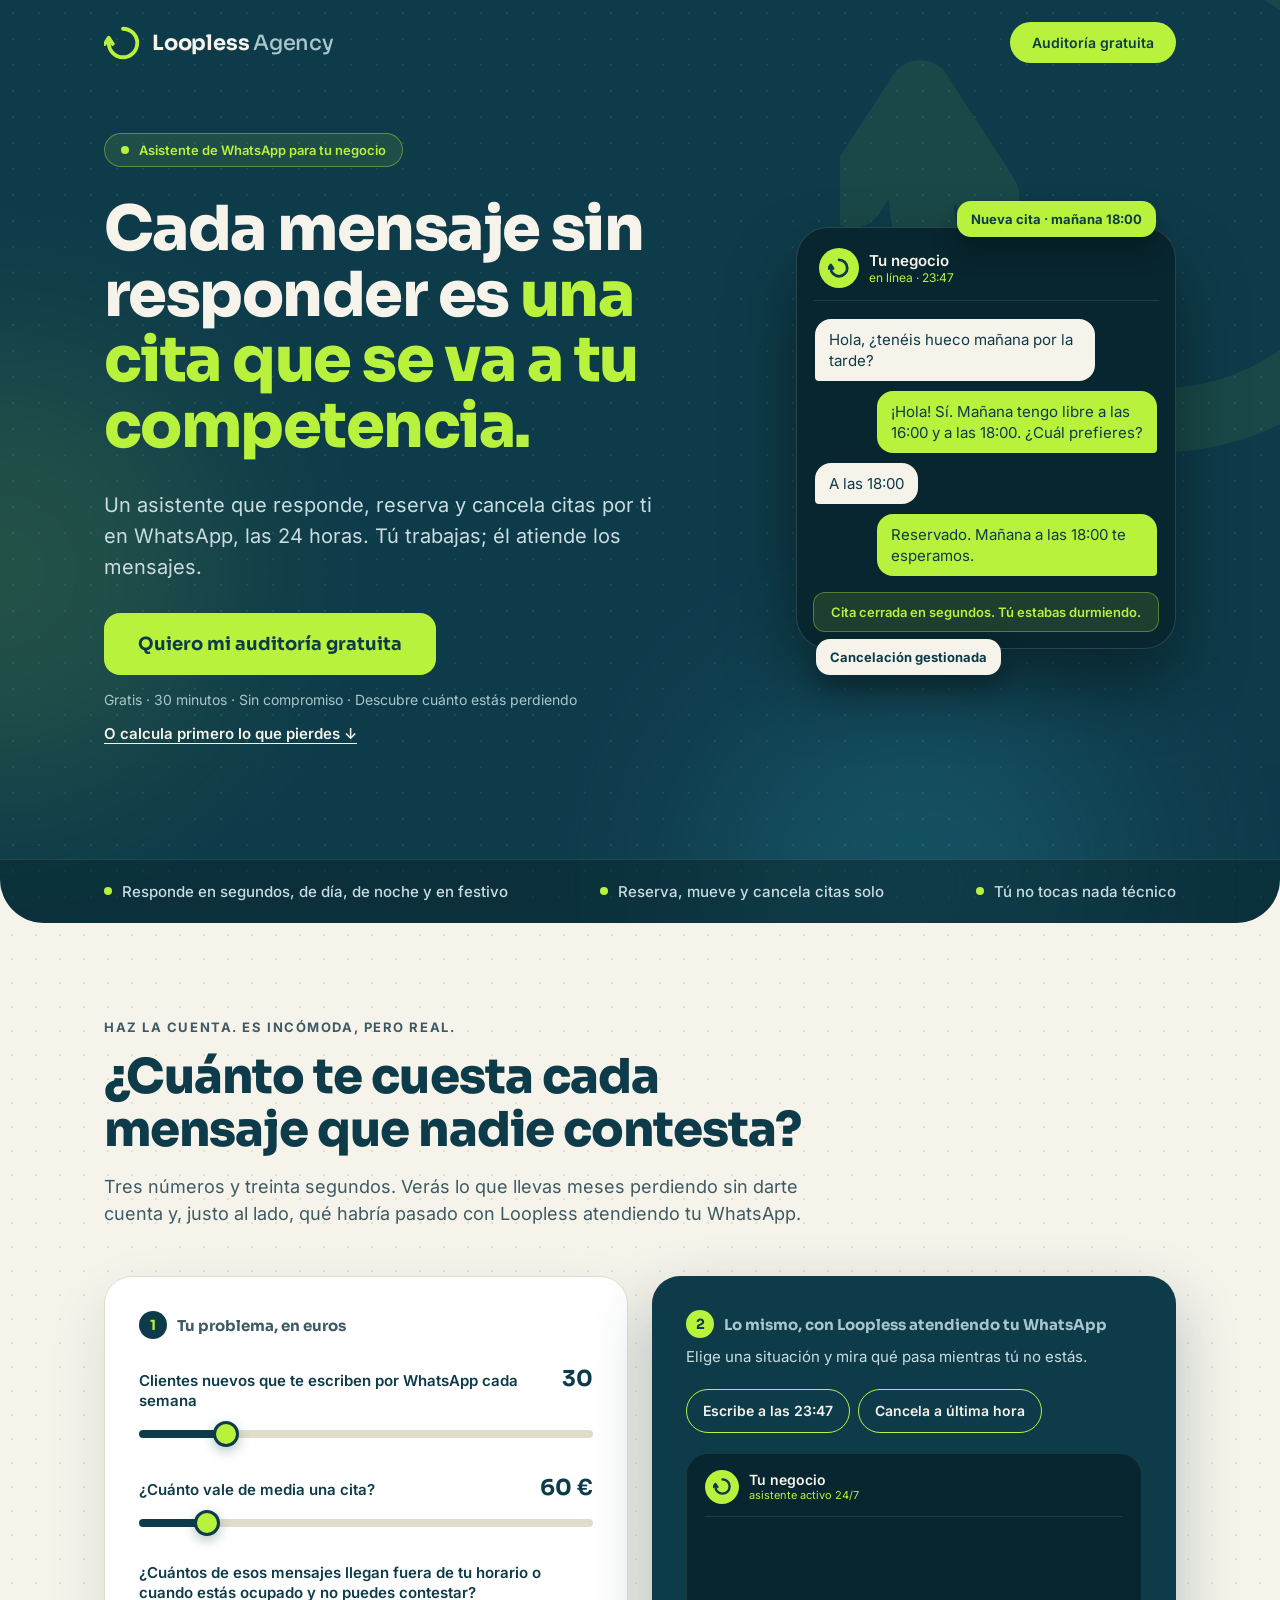
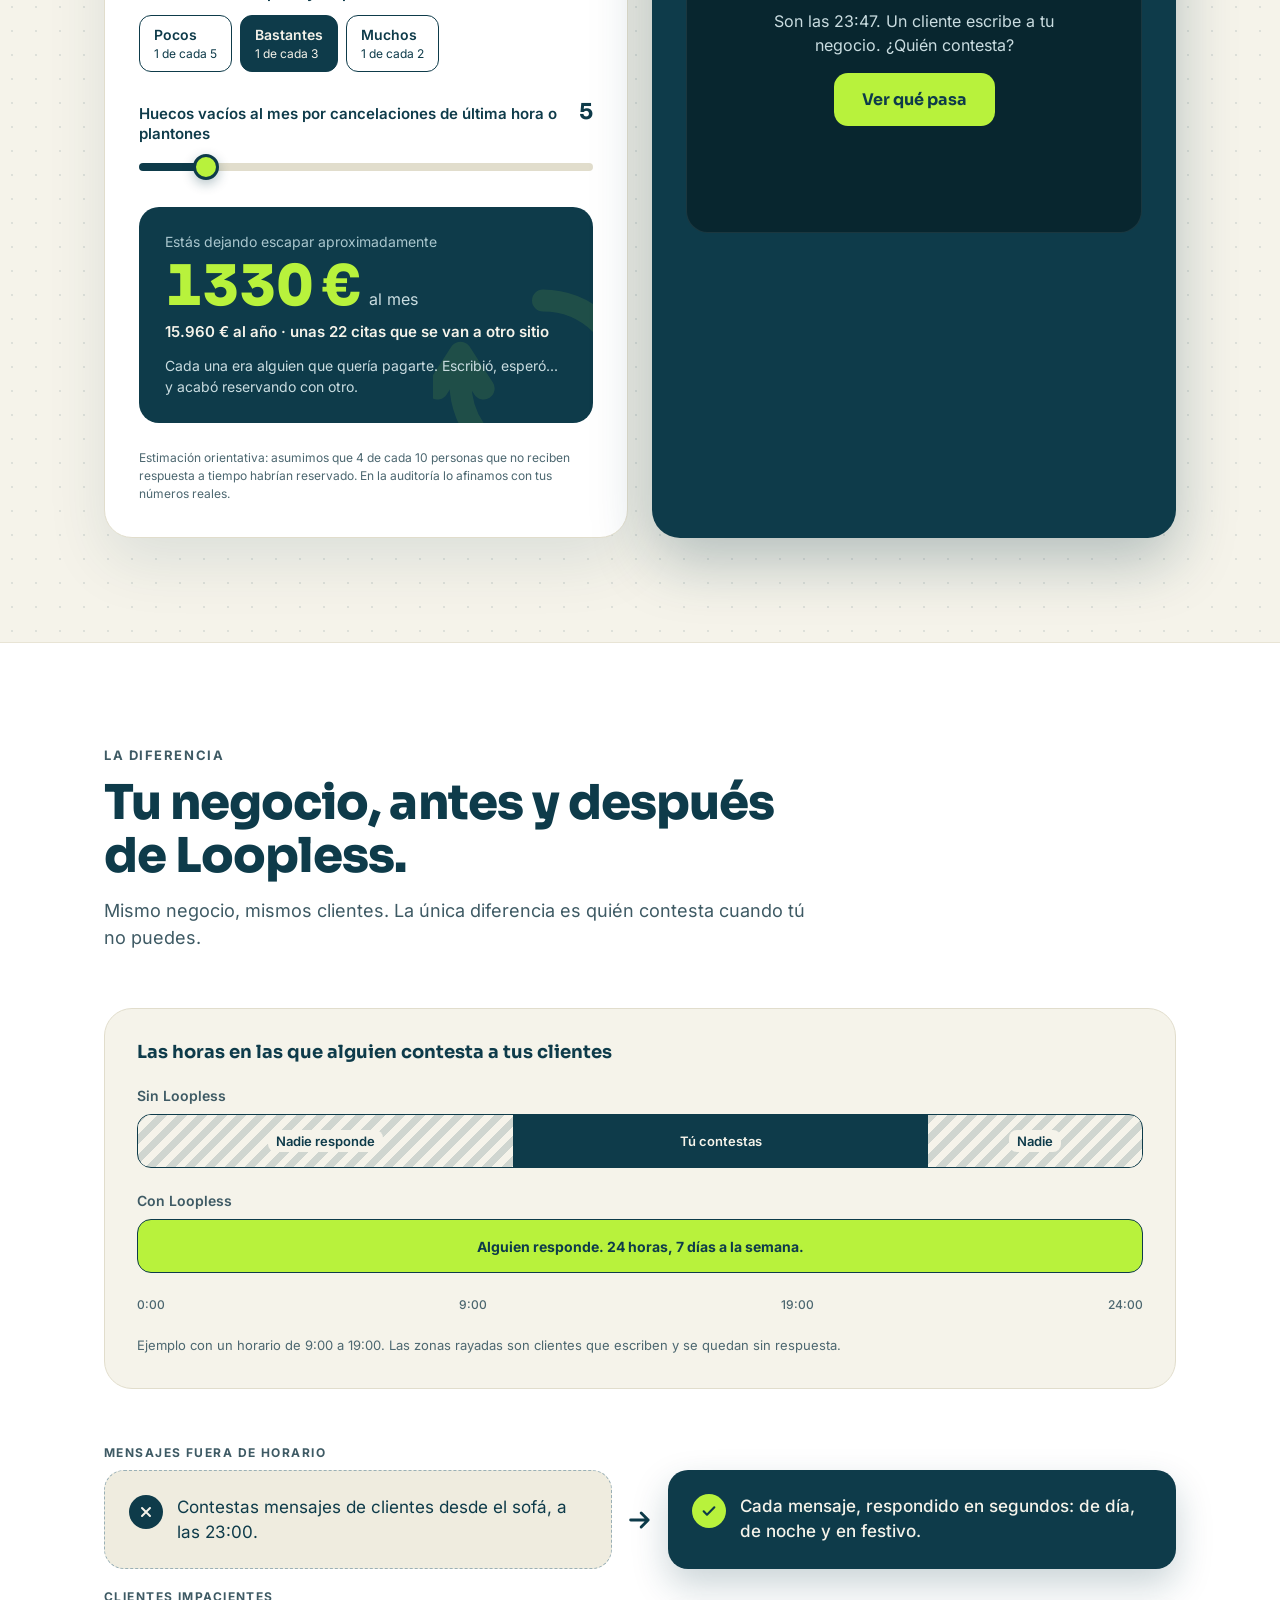
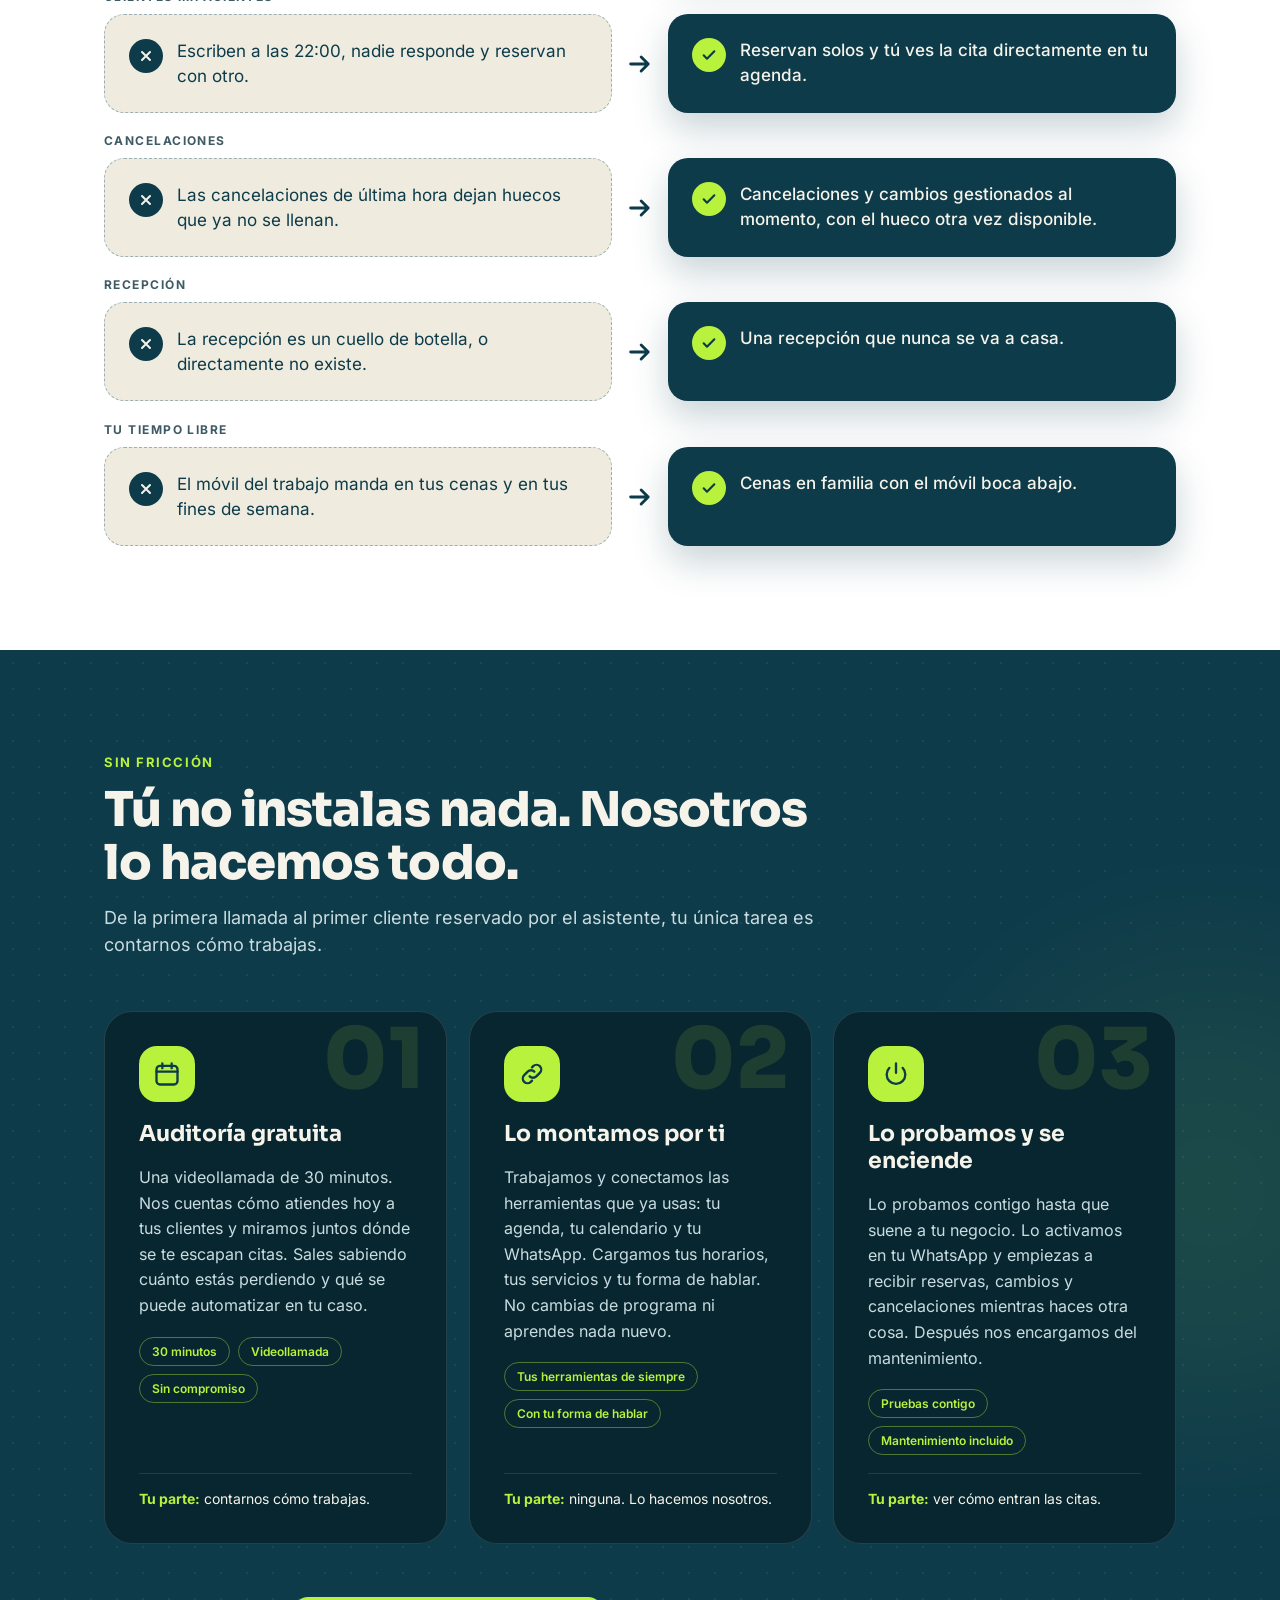
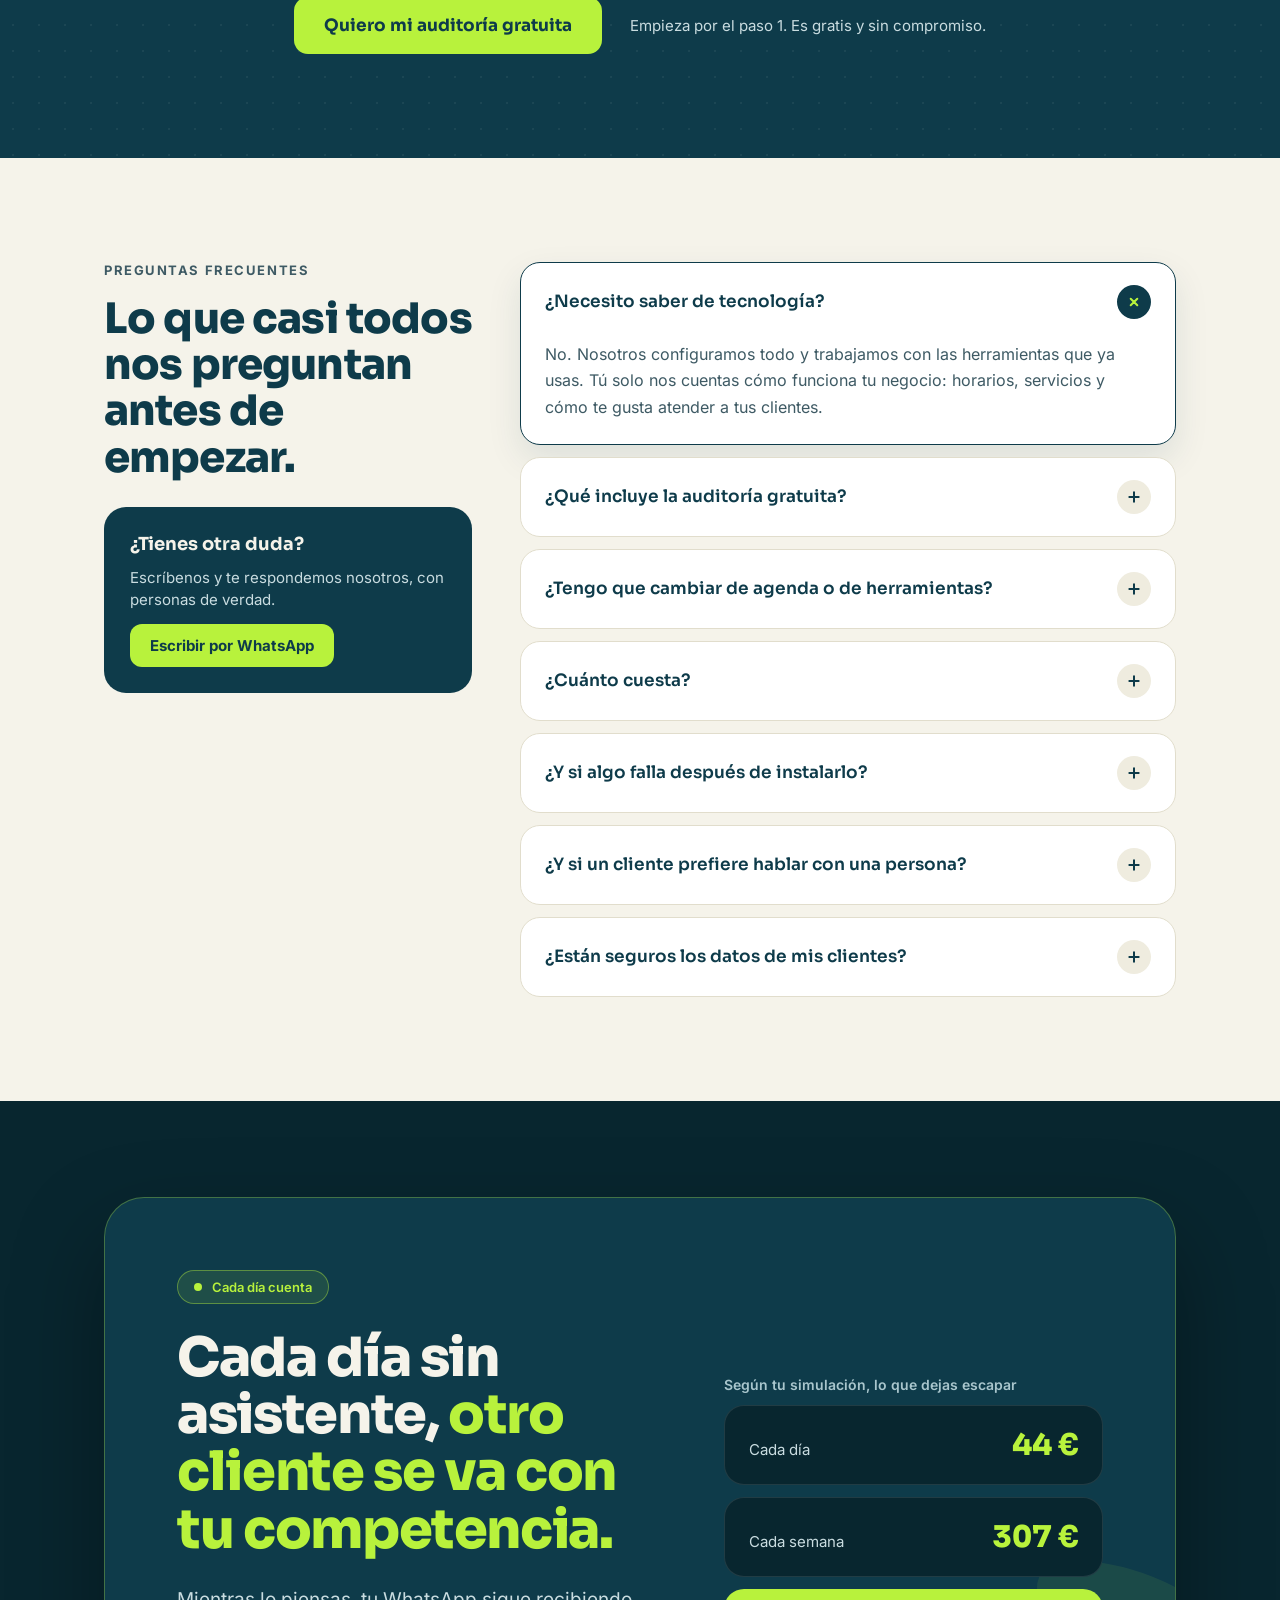
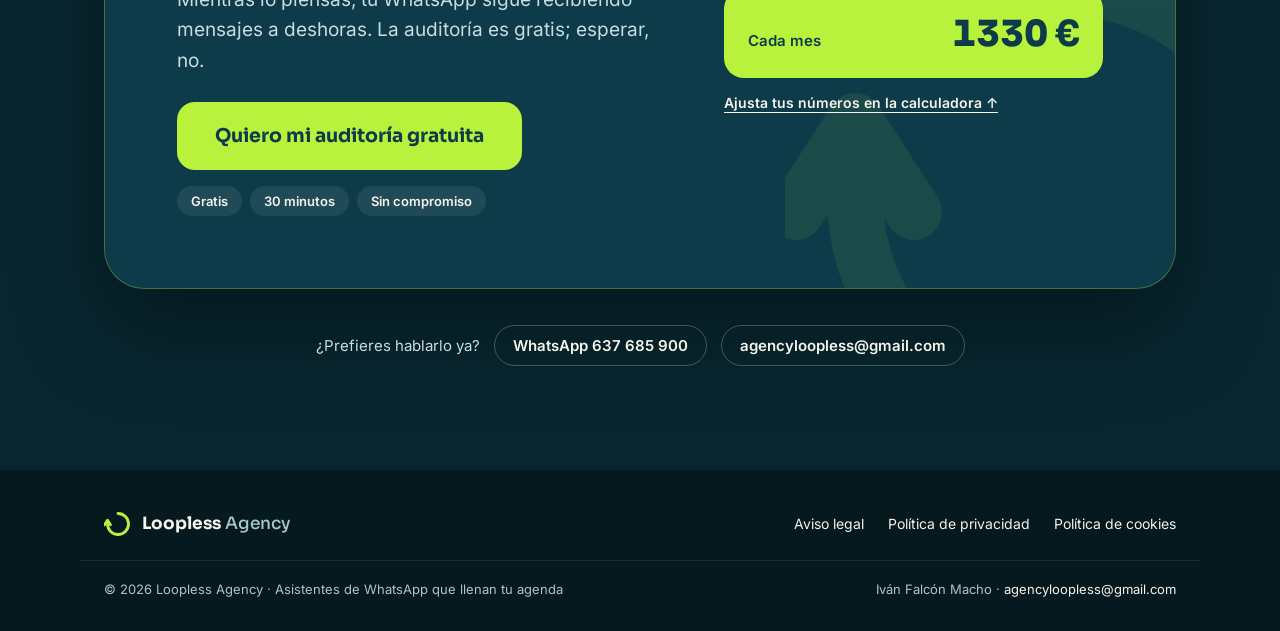
<file: index.html>
<!doctype html>
<html lang="es">
<head>
<meta charset="utf-8">
<meta name="viewport" content="width=device-width, initial-scale=1">
<title>Loopless Agency · Asistente de WhatsApp para tu negocio</title>
<meta name="description" content="Un asistente que responde, reserva y cancela citas por ti en WhatsApp, las 24 horas. Pide tu auditoría gratuita.">
<meta name="theme-color" content="#0E3B4A">
<meta property="og:type" content="website">
<meta property="og:locale" content="es_ES">
<meta property="og:title" content="Loopless Agency · Asistente de WhatsApp para tu negocio">
<meta property="og:description" content="Responde, reserva y cancela citas por ti en WhatsApp, las 24 horas. Pide tu auditoría gratuita.">
<link rel="icon" type="image/svg+xml" href="assets/favicon.svg">
<link rel="preload" href="assets/fonts/sora-latin-wght-normal.woff2" as="font" type="font/woff2" crossorigin>
<link rel="preload" href="assets/fonts/inter-latin-wght-normal.woff2" as="font" type="font/woff2" crossorigin>
<link rel="stylesheet" href="assets/fonts.css">
<script>document.documentElement.classList.add('js')</script>
<style>
*{box-sizing:border-box}
html{scroll-behavior:smooth}
body{margin:0;background:#F5F3EA;font-family:'Inter',system-ui,sans-serif;color:#0E3B4A;-webkit-font-smoothing:antialiased;overflow-x:hidden}
a{color:inherit}
::selection{background:#B8F23C;color:#0E3B4A}
a:focus-visible,button:focus-visible,input:focus-visible{outline:2px solid #B8F23C;box-shadow:0 0 0 5px #0E3B4A;outline-offset:2px}
button{font-family:inherit;cursor:pointer}

/* ---------- Botones ---------- */
a.btn{position:relative;overflow:hidden;isolation:isolate;transition:transform .2s ease,box-shadow .2s ease}
a.btn::after{content:'';position:absolute;inset:0;z-index:-1;background:linear-gradient(105deg,transparent 30%,rgba(255,255,255,.35) 50%,transparent 70%);transform:translateX(-130%);transition:transform .7s ease}
a.btn:hover{transform:translateY(-3px)}
a.btn:hover::after{transform:translateX(130%)}
a.btn:active{transform:translateY(-1px) scale(.99)}
a.link{transition:opacity .2s}
a.link:hover{opacity:.75}
.cta-glow{animation:glow 3.2s ease-in-out infinite}

/* ---------- Isotipo ---------- */
.spin-slow{animation:spin 48s linear infinite}
.logo{display:flex;align-items:center;gap:10px;text-decoration:none;color:inherit}
.logo img{transition:transform .9s cubic-bezier(.2,.7,.2,1)}
.logo:hover img{transform:rotate(360deg)}

/* ---------- Animaciones ---------- */
@keyframes blink{0%,80%,100%{opacity:.25}40%{opacity:1}}
@keyframes rise{from{opacity:0;transform:translateY(8px)}to{opacity:1;transform:none}}
@keyframes heroRise{from{opacity:0;transform:translateY(26px)}to{opacity:1;transform:none}}
@keyframes heroSlide{from{opacity:0;transform:translateX(40px) scale(.97)}to{opacity:1;transform:none}}
@keyframes bubbleIn{from{opacity:0;transform:translateY(10px) scale(.96)}to{opacity:1;transform:none}}
@keyframes floaty{0%,100%{transform:translateY(0)}50%{transform:translateY(-8px)}}
@keyframes pulse{0%{box-shadow:0 0 0 0 rgba(184,242,60,.55)}100%{box-shadow:0 0 0 14px rgba(184,242,60,0)}}
@keyframes glow{0%,100%{box-shadow:0 14px 36px rgba(184,242,60,.22)}50%{box-shadow:0 14px 52px rgba(184,242,60,.5)}}
@keyframes spin{to{transform:rotate(360deg)}}
@keyframes drift{0%,100%{transform:translate(0,0) scale(1)}50%{transform:translate(50px,-40px) scale(1.12)}}
@keyframes nudge{0%,100%{transform:translateX(0)}50%{transform:translateX(7px)}}
@keyframes pop{0%{transform:scale(0)}70%{transform:scale(1.18)}100%{transform:scale(1)}}
.rise{animation:rise .35s ease both}
.float1{animation:floaty 5s ease-in-out infinite}
.float2{animation:floaty 6s ease-in-out infinite .8s}
.pulse{animation:pulse 2s ease-out infinite}
.dot{display:inline-block;width:7px;height:7px;border-radius:50%;background:#0E3B4A;margin:0 2px;animation:blink 1.2s infinite}
.dot:nth-child(2){animation-delay:.2s}
.dot:nth-child(3){animation-delay:.4s}

.hi{animation:heroRise .9s cubic-bezier(.2,.7,.2,1) both;animation-delay:var(--hd,0s)}
.hphone{animation:heroSlide 1s cubic-bezier(.2,.7,.2,1) .25s both}
.hb{opacity:0;animation:bubbleIn .55s cubic-bezier(.2,.7,.2,1) both;animation-delay:var(--bd,1s)}
.blob{position:absolute;border-radius:50%;filter:blur(90px);pointer-events:none}
.b1{width:440px;height:440px;background:#B8F23C;opacity:.12;left:-220px;top:38%;animation:drift 20s ease-in-out infinite}
.b2{width:420px;height:420px;background:#2B8AA3;opacity:.28;right:12%;bottom:-170px;animation:drift 26s ease-in-out infinite reverse}

/* Aparición al hacer scroll (solo si hay JS) */
.js [data-reveal]{opacity:0;transition:opacity .8s cubic-bezier(.2,.7,.2,1),transform .8s cubic-bezier(.2,.7,.2,1);transition-delay:var(--d,0s);will-change:opacity,transform}
.js [data-reveal=up]{transform:translateY(30px)}
.js [data-reveal=left]{transform:translateX(-36px)}
.js [data-reveal=right]{transform:translateX(36px)}
.js [data-reveal=zoom]{transform:scale(.93)}
.js [data-reveal=bar]{opacity:1;transform:scaleX(0);transform-origin:left;transition:transform 1.3s cubic-bezier(.2,.7,.2,1) .25s}
.js [data-reveal].in{opacity:1;transform:none}
.ico-pop{transform:scale(1)}
.js .ico-pop{transform:scale(0)}
.js .in .ico-pop,.js .ico-pop.in{animation:pop .55s cubic-bezier(.2,.7,.2,1) .35s both}
.js .in .arrow-n{animation:nudge 1.8s ease-in-out 1s infinite}
@media (prefers-reduced-motion:reduce){
  *,*::before,*::after{animation:none!important;transition:none!important;scroll-behavior:auto!important}
  .js [data-reveal],.js [data-reveal=bar],.js .ico-pop,.hb,.hi,.hphone{opacity:1!important;transform:none!important}
}

/* ---------- Layout ---------- */
.wrap{max-width:1120px;margin:0 auto;padding:0 24px}
.h2{margin:0;font-family:'Sora',sans-serif;font-weight:800;font-size:clamp(30px,4.2vw,48px);line-height:1.1;letter-spacing:-0.02em}
.eyebrow{font-size:13px;font-weight:700;letter-spacing:.12em;text-transform:uppercase}
.chip{font-size:12px;font-weight:600;color:#B8F23C;border:1px solid rgba(184,242,60,.4);border-radius:999px;padding:6px 12px}
.pill{font-size:13px;font-weight:600;color:#F5F3EA;background:rgba(255,255,255,.08);border-radius:999px;padding:7px 14px}

/* ---------- Sliders ---------- */
input[type=range]{-webkit-appearance:none;appearance:none;background:transparent;height:28px;width:100%;margin:0;cursor:pointer}
input[type=range]::-webkit-slider-runnable-track{height:8px;border-radius:999px;background:linear-gradient(to right,#0E3B4A var(--p,50%),#E1DDCC var(--p,50%))}
input[type=range]::-moz-range-track{height:8px;border-radius:999px;background:linear-gradient(to right,#0E3B4A var(--p,50%),#E1DDCC var(--p,50%))}
input[type=range]::-webkit-slider-thumb{-webkit-appearance:none;width:26px;height:26px;margin-top:-9px;border-radius:50%;background:#B8F23C;border:3px solid #0E3B4A;box-shadow:0 4px 12px rgba(14,59,74,.3);transition:transform .15s}
input[type=range]::-moz-range-thumb{width:26px;height:26px;border-radius:50%;background:#B8F23C;border:3px solid #0E3B4A;box-shadow:0 4px 12px rgba(14,59,74,.3);transition:transform .15s}
input[type=range]:active::-webkit-slider-thumb{transform:scale(1.18)}
input[type=range]:active::-moz-range-thumb{transform:scale(1.18)}

/* ---------- Antes / Después ---------- */
.ba-row{display:grid;grid-template-columns:minmax(0,1fr) 56px minmax(0,1fr);align-items:stretch}
.ba-arrow{display:flex;align-items:center;justify-content:center}
.ba-before{background:#EFECDF;border:1.5px dashed #9AB0B6;border-radius:20px;padding:24px;display:flex;gap:14px;align-items:flex-start;font-size:17px;line-height:1.45;color:#0E3B4A}
.ba-after{background:#0E3B4A;border-radius:20px;padding:24px;display:flex;gap:14px;align-items:flex-start;font-size:17px;line-height:1.45;color:#F5F3EA;font-weight:500;box-shadow:0 16px 36px rgba(14,59,74,.22)}
.ba-ico{flex:none;width:34px;height:34px;border-radius:50%;display:flex;align-items:center;justify-content:center}
@media (max-width:760px){.ba-row{grid-template-columns:minmax(0,1fr)}.ba-arrow{transform:rotate(90deg);padding:6px 0}}

/* ---------- Pasos ---------- */
.step-w{height:100%}
.step{position:relative;height:100%;background:#08262F;border:1px solid rgba(255,255,255,.12);border-radius:28px;padding:34px;display:flex;flex-direction:column;gap:18px;overflow:hidden;transition:transform .35s cubic-bezier(.2,.7,.2,1),border-color .35s,box-shadow .35s}
.step:hover{transform:translateY(-8px);border-color:rgba(184,242,60,.55);box-shadow:0 28px 56px rgba(0,0,0,.4)}
.step-n{position:absolute;right:22px;top:6px;font-family:'Sora',sans-serif;font-weight:800;font-size:84px;line-height:1;color:rgba(184,242,60,.12);transition:color .35s,transform .35s}
.step:hover .step-n{color:rgba(184,242,60,.28);transform:scale(1.08)}
.step-ico{width:56px;height:56px;border-radius:18px;background:#B8F23C;display:flex;align-items:center;justify-content:center;transition:transform .35s cubic-bezier(.2,.7,.2,1)}
.step:hover .step-ico{transform:rotate(-8deg) scale(1.08)}
.step h3{margin:0;font-family:'Sora',sans-serif;font-weight:700;font-size:22px}
.step p{margin:0;font-size:16px;line-height:1.6;color:#C9DCE0}
.step-foot{margin-top:auto;padding-top:14px;border-top:1px solid rgba(255,255,255,.1);font-size:14px;line-height:1.5;color:#F5F3EA}
.step-foot strong{color:#B8F23C}

/* ---------- FAQ ---------- */
.faq-item{background:#fff;border:1px solid #E1DDCC;border-radius:20px;overflow:hidden;transition:border-color .25s,box-shadow .25s}
.faq-item:hover,.faq-item.open{border-color:#0E3B4A}
.faq-item.open{box-shadow:0 14px 34px rgba(14,59,74,.1)}
.faq-q{width:100%;border:0;background:transparent;display:flex;align-items:center;justify-content:space-between;gap:16px;padding:22px 24px;text-align:left;color:#0E3B4A;min-height:44px}
.faq-q span.t{font-family:'Sora',sans-serif;font-weight:600;font-size:17px;line-height:1.35}
.faq-badge{flex:none;width:34px;height:34px;border-radius:50%;background:#EFECDF;display:flex;align-items:center;justify-content:center;transition:transform .3s ease,background .3s}
.faq-item.open .faq-badge{transform:rotate(45deg);background:#0E3B4A}
.faq-item.open .faq-badge svg{stroke:#B8F23C}
.faq-wrap{display:grid;grid-template-rows:0fr;transition:grid-template-rows .35s ease}
.faq-item.open .faq-wrap{grid-template-rows:1fr}
.faq-a{min-height:0;overflow:hidden;visibility:hidden;transition:visibility 0s .35s}
.faq-item.open .faq-a{visibility:visible;transition-delay:0s}
.faq-a p{margin:0;padding:0 24px 24px;font-size:16px;line-height:1.65;color:#3E5A64;max-width:680px}

/* ---------- Pie ---------- */
.foot a{color:#F5F3EA;text-decoration:none}
.foot a:hover{text-decoration:underline;text-underline-offset:4px}
</style>
</head>
<body>

<!-- ========== HERO ========== -->
<header style="background:#0E3B4A;color:#F5F3EA;position:relative;overflow:hidden;border-radius:0 0 44px 44px">
  <div class="blob b1"></div><div class="blob b2"></div>
  <img class="spin-slow" src="assets/isotipo.svg" alt="" aria-hidden="true" width="640" height="640" style="position:absolute;right:-200px;top:-140px;opacity:.07;pointer-events:none">
  <div style="position:absolute;inset:0;background-image:radial-gradient(rgba(245,243,234,.07) 1px,transparent 1.2px);background-size:26px 26px;pointer-events:none"></div>

  <div class="wrap hi" style="position:relative;padding-top:22px;padding-bottom:22px;display:flex;align-items:center;justify-content:space-between;gap:16px;flex-wrap:wrap">
    <a class="logo" href="./" aria-label="Loopless Agency, inicio">
      <img src="assets/isotipo.svg" width="38" height="38" alt="">
      <span style="font-family:'Sora',sans-serif;font-weight:700;font-size:21px;letter-spacing:-0.01em">Loopless <span style="font-weight:500;color:#A9C6CD">Agency</span></span>
    </a>
    <a class="btn" href="https://calendly.com/agencyloopless/30min" style="background:#B8F23C;color:#0E3B4A;text-decoration:none;font-weight:600;font-size:14px;padding:12px 22px;border-radius:999px">Auditoría gratuita</a>
  </div>

  <div class="wrap" style="position:relative;padding-top:48px;padding-bottom:116px;display:flex;flex-wrap:wrap;align-items:center;gap:72px">
    <div style="flex:1 1 480px;min-width:0;display:flex;flex-direction:column;gap:30px">
      <div class="hi" style="--hd:.05s;display:inline-flex;align-self:flex-start;align-items:center;gap:10px;background:rgba(184,242,60,.1);border:1px solid rgba(184,242,60,.4);color:#B8F23C;font-size:13px;font-weight:600;padding:8px 16px;border-radius:999px"><span class="pulse" style="width:8px;height:8px;border-radius:50%;background:#B8F23C"></span>Asistente de WhatsApp para tu negocio</div>
      <h1 class="hi" style="--hd:.15s;margin:0;font-family:'Sora',sans-serif;font-weight:800;font-size:clamp(36px,5.4vw,62px);line-height:1.06;letter-spacing:-0.025em">Cada mensaje sin responder es <span style="color:#B8F23C">una cita que se va a tu competencia.</span></h1>
      <p class="hi" style="--hd:.3s;margin:0;font-size:clamp(17px,2vw,20px);line-height:1.55;color:#C9DCE0;max-width:560px">Un asistente que responde, reserva y cancela citas por ti en WhatsApp, las 24 horas. Tú trabajas; él atiende los mensajes.</p>
      <div class="hi" style="--hd:.45s;display:flex;flex-direction:column;gap:16px;align-items:flex-start">
        <a class="btn cta-glow" href="https://calendly.com/agencyloopless/30min" style="background:#B8F23C;color:#0E3B4A;text-decoration:none;font-family:'Sora',sans-serif;font-weight:700;font-size:18px;padding:20px 34px;border-radius:16px">Quiero mi auditoría gratuita</a>
        <span style="font-size:14px;color:#A9C6CD">Gratis · 30 minutos · Sin compromiso · Descubre cuánto estás perdiendo</span>
        <a class="link" href="#calculadora" style="font-size:15px;font-weight:600;color:#F5F3EA;text-decoration:underline;text-underline-offset:4px">O calcula primero lo que pierdes ↓</a>
      </div>
    </div>

    <div class="hphone" style="flex:0 1 380px;min-width:0;width:100%;max-width:380px;margin:0 auto;position:relative">
      <div class="float1" style="position:absolute;right:20px;top:-26px;z-index:2;background:#B8F23C;color:#0E3B4A;font-size:13px;font-weight:700;padding:10px 14px;border-radius:14px;box-shadow:0 12px 28px rgba(0,0,0,.3)">Nueva cita · mañana 18:00</div>
      <div class="float2" style="position:absolute;left:20px;bottom:-26px;z-index:2;background:#F5F3EA;color:#0E3B4A;font-size:13px;font-weight:700;padding:10px 14px;border-radius:14px;box-shadow:0 12px 28px rgba(0,0,0,.3)">Cancelación gestionada</div>
      <div style="background:#08262F;border:1px solid rgba(255,255,255,.14);border-radius:32px;padding:16px;display:flex;flex-direction:column;gap:12px;box-shadow:0 36px 70px rgba(0,0,0,.4)">
        <div style="display:flex;align-items:center;gap:10px;padding:4px 6px 12px;border-bottom:1px solid rgba(255,255,255,.1)">
          <div style="width:40px;height:40px;border-radius:50%;background:#B8F23C;display:flex;align-items:center;justify-content:center"><img src="assets/isotipo-dark.svg" width="22" height="22" alt=""></div>
          <div style="display:flex;flex-direction:column"><span style="font-weight:600;font-size:15px;color:#F5F3EA">Tu negocio</span><span style="font-size:12px;color:#B8F23C">en línea · 23:47</span></div>
        </div>
        <div style="display:flex;flex-direction:column;gap:10px;padding:6px 2px 4px">
          <div class="hb" style="--bd:1.0s;align-self:flex-start;max-width:82%;background:#F5F3EA;color:#0E3B4A;font-size:15px;line-height:1.4;padding:10px 14px;border-radius:16px 16px 16px 4px">Hola, ¿tenéis hueco mañana por la tarde?</div>
          <div class="hb" style="--bd:1.9s;align-self:flex-end;max-width:82%;background:#B8F23C;color:#0E3B4A;font-size:15px;line-height:1.4;padding:10px 14px;border-radius:16px 16px 4px 16px">¡Hola! Sí. Mañana tengo libre a las 16:00 y a las 18:00. ¿Cuál prefieres?</div>
          <div class="hb" style="--bd:2.9s;align-self:flex-start;max-width:82%;background:#F5F3EA;color:#0E3B4A;font-size:15px;line-height:1.4;padding:10px 14px;border-radius:16px 16px 16px 4px">A las 18:00</div>
          <div class="hb" style="--bd:3.7s;align-self:flex-end;max-width:82%;background:#B8F23C;color:#0E3B4A;font-size:15px;line-height:1.4;padding:10px 14px;border-radius:16px 16px 4px 16px">Reservado. Mañana a las 18:00 te esperamos.</div>
        </div>
        <div class="hb" style="--bd:4.6s;background:rgba(184,242,60,.12);border:1px solid rgba(184,242,60,.35);color:#B8F23C;font-size:13px;font-weight:600;text-align:center;padding:11px 12px;border-radius:12px">Cita cerrada en segundos. Tú estabas durmiendo.</div>
      </div>
    </div>
  </div>

  <div style="position:relative;border-top:1px solid rgba(255,255,255,.1);background:rgba(8,38,47,.5)">
    <div class="wrap" style="padding-top:22px;padding-bottom:22px;display:flex;flex-wrap:wrap;gap:12px 40px;justify-content:space-between;font-size:15px;font-weight:500;color:#C9DCE0">
      <span style="display:flex;align-items:center;gap:10px"><span style="width:8px;height:8px;border-radius:50%;background:#B8F23C"></span>Responde en segundos, de día, de noche y en festivo</span>
      <span style="display:flex;align-items:center;gap:10px"><span style="width:8px;height:8px;border-radius:50%;background:#B8F23C"></span>Reserva, mueve y cancela citas solo</span>
      <span style="display:flex;align-items:center;gap:10px"><span style="width:8px;height:8px;border-radius:50%;background:#B8F23C"></span>Tú no tocas nada técnico</span>
    </div>
  </div>
</header>

<main>
<!-- ========== INTERACTIVO ========== -->
<section id="calculadora" style="background-color:#F5F3EA;background-image:radial-gradient(rgba(14,59,74,.1) 1px,transparent 1.2px);background-size:24px 24px;padding:96px 0 104px">
  <div class="wrap" style="display:flex;flex-direction:column;gap:48px">
    <div data-reveal="up" style="max-width:740px;display:flex;flex-direction:column;gap:16px">
      <span class="eyebrow" style="color:#3E5A64">Haz la cuenta. Es incómoda, pero real.</span>
      <h2 class="h2">¿Cuánto te cuesta cada mensaje que nadie contesta?</h2>
      <p style="margin:0;font-size:18px;line-height:1.55;color:#3E5A64">Tres números y treinta segundos. Verás lo que llevas meses perdiendo sin darte cuenta y, justo al lado, qué habría pasado con Loopless atendiendo tu WhatsApp.</p>
    </div>

    <div style="display:flex;flex-wrap:wrap;gap:24px;align-items:stretch">
      <!-- Calculadora -->
      <div data-reveal="left" style="flex:1 1 440px;min-width:0;background:#fff;border:1px solid #E1DDCC;border-radius:28px;padding:34px;display:flex;flex-direction:column;gap:26px;box-shadow:0 24px 60px rgba(14,59,74,.1)">
        <span style="display:flex;align-items:center;gap:10px;font-family:'Sora',sans-serif;font-weight:700;font-size:15px;color:#3E5A64"><span style="width:28px;height:28px;border-radius:50%;background:#0E3B4A;color:#B8F23C;display:flex;align-items:center;justify-content:center;font-size:14px">1</span>Tu problema, en euros</span>

        <div style="display:flex;flex-direction:column;gap:8px">
          <div style="display:flex;justify-content:space-between;align-items:baseline;gap:12px">
            <label for="msgs" style="font-weight:600;font-size:15px;line-height:1.35">Clientes nuevos que te escriben por WhatsApp cada semana</label>
            <output id="msgsOut" for="msgs" style="font-family:'Sora',sans-serif;font-weight:700;font-size:22px;white-space:nowrap">30</output>
          </div>
          <input id="msgs" type="range" min="5" max="150" step="1" value="30">
        </div>

        <div style="display:flex;flex-direction:column;gap:8px">
          <div style="display:flex;justify-content:space-between;align-items:baseline;gap:12px">
            <label for="value" style="font-weight:600;font-size:15px;line-height:1.35">¿Cuánto vale de media una cita?</label>
            <output id="valueOut" for="value" style="font-family:'Sora',sans-serif;font-weight:700;font-size:22px;white-space:nowrap">60 €</output>
          </div>
          <input id="value" type="range" min="10" max="400" step="5" value="60">
        </div>

        <div style="display:flex;flex-direction:column;gap:12px">
          <span id="shareLabel" style="font-weight:600;font-size:15px;line-height:1.35">¿Cuántos de esos mensajes llegan fuera de tu horario o cuando estás ocupado y no puedes contestar?</span>
          <div id="shareOpts" role="group" aria-labelledby="shareLabel" style="display:flex;flex-wrap:wrap;gap:8px"></div>
        </div>

        <div style="display:flex;flex-direction:column;gap:8px">
          <div style="display:flex;justify-content:space-between;align-items:baseline;gap:12px">
            <label for="noshows" style="font-weight:600;font-size:15px;line-height:1.35">Huecos vacíos al mes por cancelaciones de última hora o plantones</label>
            <output id="noshowsOut" for="noshows" style="font-family:'Sora',sans-serif;font-weight:700;font-size:22px;white-space:nowrap">5</output>
          </div>
          <input id="noshows" type="range" min="0" max="40" step="1" value="5">
        </div>

        <div style="background:#0E3B4A;color:#F5F3EA;border-radius:20px;padding:26px;display:flex;flex-direction:column;gap:8px;position:relative;overflow:hidden" aria-live="polite">
          <img class="spin-slow" src="assets/isotipo.svg" alt="" aria-hidden="true" width="220" height="220" style="position:absolute;right:-60px;bottom:-70px;opacity:.1">
          <span style="position:relative;font-size:14px;color:#A9C6CD">Estás dejando escapar aproximadamente</span>
          <div style="position:relative;display:flex;align-items:baseline;gap:10px;flex-wrap:wrap">
            <span style="font-family:'Sora',sans-serif;font-weight:800;font-size:clamp(38px,6vw,56px);line-height:1;color:#B8F23C;letter-spacing:-0.02em;font-variant-numeric:tabular-nums"><span data-bind="monthly">0</span> €</span>
            <span style="font-size:16px;color:#C9DCE0">al mes</span>
          </div>
          <span style="position:relative;font-size:15px;color:#F5F3EA;font-weight:600"><span data-bind="annual">0</span> € al año · unas <span data-bind="appts">0</span> citas que se van a otro sitio</span>
          <span style="position:relative;font-size:14px;line-height:1.5;color:#C9DCE0;margin-top:6px">Cada una era alguien que quería pagarte. Escribió, esperó... y acabó reservando con otro.</span>
        </div>
        <span style="font-size:12px;line-height:1.5;color:#4C6770">Estimación orientativa: asumimos que 4 de cada 10 personas que no reciben respuesta a tiempo habrían reservado. En la auditoría lo afinamos con tus números reales.</span>
      </div>

      <!-- Simulador de chat -->
      <div data-reveal="right" style="flex:1 1 440px;min-width:0;background:#0E3B4A;color:#F5F3EA;border-radius:28px;padding:34px;display:flex;flex-direction:column;gap:20px;box-shadow:0 24px 60px rgba(14,59,74,.28)">
        <div style="display:flex;flex-direction:column;gap:8px">
          <span style="display:flex;align-items:center;gap:10px;font-family:'Sora',sans-serif;font-weight:700;font-size:15px;color:#A9C6CD"><span style="width:28px;height:28px;border-radius:50%;background:#B8F23C;color:#0E3B4A;display:flex;align-items:center;justify-content:center;font-size:14px">2</span>Lo mismo, con Loopless atendiendo tu WhatsApp</span>
          <span style="font-size:15px;line-height:1.5;color:#C9DCE0">Elige una situación y mira qué pasa mientras tú no estás.</span>
        </div>

        <div id="tabs" role="group" aria-label="Situación a simular" style="display:flex;flex-wrap:wrap;gap:8px"></div>

        <div style="background:#08262F;border-radius:22px;padding:16px 18px 18px;min-height:380px;display:flex;flex-direction:column;gap:10px;border:1px solid rgba(255,255,255,.08)">
          <div style="display:flex;align-items:center;gap:10px;padding-bottom:12px;border-bottom:1px solid rgba(255,255,255,.1);margin-bottom:4px">
            <div style="width:34px;height:34px;border-radius:50%;background:#B8F23C;display:flex;align-items:center;justify-content:center"><img src="assets/isotipo-dark.svg" width="19" height="19" alt=""></div>
            <div style="display:flex;flex-direction:column"><span style="font-weight:600;font-size:14px">Tu negocio</span><span style="font-size:11px;color:#B8F23C">asistente activo 24/7</span></div>
          </div>
          <div id="intro" style="margin:auto;display:flex;flex-direction:column;align-items:center;gap:16px;text-align:center;padding:24px 8px">
            <span style="font-size:16px;line-height:1.5;color:#C9DCE0;max-width:300px">Son las 23:47. Un cliente escribe a tu negocio. ¿Quién contesta?</span>
            <button id="playBtn" class="cta-glow" type="button" style="border:0;background:#B8F23C;color:#0E3B4A;font-family:'Sora',sans-serif;font-weight:700;font-size:16px;padding:16px 28px;border-radius:14px;min-height:48px">Ver qué pasa</button>
          </div>
          <div id="chat" aria-live="polite" style="display:flex;flex-direction:column;gap:10px"></div>
        </div>

        <div id="doneBox" class="rise" hidden style="background:rgba(184,242,60,.12);border:1px solid rgba(184,242,60,.4);border-radius:18px;padding:20px;flex-direction:column;gap:14px">
          <span id="doneText" style="font-family:'Sora',sans-serif;font-weight:700;font-size:18px;line-height:1.3;color:#B8F23C"></span>
          <span style="font-size:15px;line-height:1.5;color:#E3EEF0">Esto pasa en tu negocio cada día, sin que tú muevas un dedo. Los <span data-bind="monthly">0</span> € de la izquierda, en tu agenda.</span>
          <a class="btn" href="https://calendly.com/agencyloopless/30min" style="align-self:flex-start;background:#B8F23C;color:#0E3B4A;text-decoration:none;font-weight:700;font-size:15px;padding:14px 22px;border-radius:12px">Quiero esto en mi negocio</a>
        </div>
      </div>
    </div>
  </div>
</section>

<!-- ========== ANTES / DESPUÉS ========== -->
<section style="background:#fff;padding:104px 0;border-top:1px solid #E8E4D5">
  <div class="wrap" style="display:flex;flex-direction:column;gap:56px">
    <div data-reveal="up" style="max-width:720px;display:flex;flex-direction:column;gap:14px">
      <span class="eyebrow" style="color:#3E5A64">La diferencia</span>
      <h2 class="h2">Tu negocio, antes y después de Loopless.</h2>
      <p style="margin:0;font-size:18px;line-height:1.55;color:#3E5A64">Mismo negocio, mismos clientes. La única diferencia es quién contesta cuando tú no puedes.</p>
    </div>

    <div data-reveal="up" style="background:#F5F3EA;border:1px solid #E1DDCC;border-radius:28px;padding:32px;display:flex;flex-direction:column;gap:24px">
      <span style="font-family:'Sora',sans-serif;font-weight:700;font-size:18px">Las horas en las que alguien contesta a tus clientes</span>
      <div style="display:flex;flex-direction:column;gap:10px">
        <span style="font-size:14px;font-weight:600;color:#3E5A64">Sin Loopless</span>
        <div data-reveal="bar" style="display:flex;height:54px;border-radius:14px;overflow:hidden;border:1.5px solid #0E3B4A">
          <div style="flex:9;background:repeating-linear-gradient(135deg,rgba(14,59,74,.16) 0 7px,#F5F3EA 7px 14px);display:flex;align-items:center;justify-content:center;font-size:13px;font-weight:600;color:#0E3B4A;white-space:nowrap;overflow:hidden;padding:0 6px"><span style="background:#F5F3EA;padding:3px 8px;border-radius:8px">Nadie responde</span></div>
          <div style="flex:10;background:#0E3B4A;display:flex;align-items:center;justify-content:center;font-size:13px;font-weight:600;color:#F5F3EA;white-space:nowrap;overflow:hidden;padding:0 6px">Tú contestas</div>
          <div style="flex:5;background:repeating-linear-gradient(135deg,rgba(14,59,74,.16) 0 7px,#F5F3EA 7px 14px);display:flex;align-items:center;justify-content:center;font-size:13px;font-weight:600;color:#0E3B4A;white-space:nowrap;overflow:hidden;padding:0 6px"><span style="background:#F5F3EA;padding:3px 8px;border-radius:8px">Nadie</span></div>
        </div>
      </div>
      <div style="display:flex;flex-direction:column;gap:10px">
        <span style="font-size:14px;font-weight:600;color:#3E5A64">Con Loopless</span>
        <div data-reveal="bar" style="display:flex;height:54px;border-radius:14px;overflow:hidden;background:#B8F23C;border:1.5px solid #0E3B4A;align-items:center;justify-content:center;font-size:14px;font-weight:700;color:#0E3B4A;padding:0 10px;text-align:center">Alguien responde. 24 horas, 7 días a la semana.</div>
      </div>
      <div style="display:flex;justify-content:space-between;font-size:12px;color:#4C6770;font-weight:500"><span>0:00</span><span>9:00</span><span>19:00</span><span>24:00</span></div>
      <span style="font-size:13px;line-height:1.5;color:#4C6770">Ejemplo con un horario de 9:00 a 19:00. Las zonas rayadas son clientes que escriben y se quedan sin respuesta.</span>
    </div>

    <div id="baRows" style="display:flex;flex-direction:column;gap:20px"></div>
  </div>
</section>

<!-- ========== IMPLEMENTACIÓN ========== -->
<section style="background:#0E3B4A;color:#F5F3EA;padding:104px 0;position:relative;overflow:hidden">
  <div style="position:absolute;inset:0;background-image:radial-gradient(rgba(245,243,234,.06) 1px,transparent 1.2px);background-size:26px 26px;pointer-events:none"></div>
  <div class="blob" style="width:420px;height:420px;background:#B8F23C;opacity:.08;right:-140px;top:30%;animation:drift 24s ease-in-out infinite"></div>
  <div class="wrap" style="position:relative;display:flex;flex-direction:column;gap:52px">
    <div data-reveal="up" style="max-width:740px;display:flex;flex-direction:column;gap:14px">
      <span class="eyebrow" style="color:#B8F23C">Sin fricción</span>
      <h2 class="h2">Tú no instalas nada. Nosotros lo hacemos todo.</h2>
      <p style="margin:0;font-size:18px;line-height:1.55;color:#C9DCE0">De la primera llamada al primer cliente reservado por el asistente, tu única tarea es contarnos cómo trabajas.</p>
    </div>

    <div style="display:grid;grid-template-columns:repeat(auto-fit,minmax(min(300px,100%),1fr));gap:22px">
      <div class="step-w" data-reveal="up">
        <div class="step">
          <span class="step-n" aria-hidden="true">01</span>
          <span class="step-ico"><svg width="28" height="28" viewBox="0 0 24 24" fill="none" stroke="#0E3B4A" stroke-width="2" stroke-linecap="round" stroke-linejoin="round" aria-hidden="true"><rect x="3" y="5" width="18" height="16" rx="3"/><path d="M3 10h18M8 3v4M16 3v4"/></svg></span>
          <h3>Auditoría gratuita</h3>
          <p>Una videollamada de 30 minutos. Nos cuentas cómo atiendes hoy a tus clientes y miramos juntos dónde se te escapan citas. Sales sabiendo cuánto estás perdiendo y qué se puede automatizar en tu caso.</p>
          <div style="display:flex;flex-wrap:wrap;gap:8px"><span class="chip">30 minutos</span><span class="chip">Videollamada</span><span class="chip">Sin compromiso</span></div>
          <span class="step-foot"><strong>Tu parte:</strong> contarnos cómo trabajas.</span>
        </div>
      </div>
      <div class="step-w" data-reveal="up">
        <div class="step">
          <span class="step-n" aria-hidden="true">02</span>
          <span class="step-ico"><svg width="28" height="28" viewBox="0 0 24 24" fill="none" stroke="#0E3B4A" stroke-width="2" stroke-linecap="round" stroke-linejoin="round" aria-hidden="true"><path d="M10 14a4 4 0 0 0 5.7 0l3-3a4 4 0 0 0-5.7-5.7l-1 1"/><path d="M14 10a4 4 0 0 0-5.7 0l-3 3a4 4 0 0 0 5.7 5.7l1-1"/></svg></span>
          <h3>Lo montamos por ti</h3>
          <p>Trabajamos y conectamos las herramientas que ya usas: tu agenda, tu calendario y tu WhatsApp. Cargamos tus horarios, tus servicios y tu forma de hablar. No cambias de programa ni aprendes nada nuevo.</p>
          <div style="display:flex;flex-wrap:wrap;gap:8px"><span class="chip">Tus herramientas de siempre</span><span class="chip">Con tu forma de hablar</span></div>
          <span class="step-foot"><strong>Tu parte:</strong> ninguna. Lo hacemos nosotros.</span>
        </div>
      </div>
      <div class="step-w" data-reveal="up">
        <div class="step">
          <span class="step-n" aria-hidden="true">03</span>
          <span class="step-ico"><svg width="28" height="28" viewBox="0 0 24 24" fill="none" stroke="#0E3B4A" stroke-width="2" stroke-linecap="round" stroke-linejoin="round" aria-hidden="true"><path d="M12 3v8"/><path d="M6.3 6.8a8 8 0 1 0 11.4 0"/></svg></span>
          <h3>Lo probamos y se enciende</h3>
          <p>Lo probamos contigo hasta que suene a tu negocio. Lo activamos en tu WhatsApp y empiezas a recibir reservas, cambios y cancelaciones mientras haces otra cosa. Después nos encargamos del mantenimiento.</p>
          <div style="display:flex;flex-wrap:wrap;gap:8px"><span class="chip">Pruebas contigo</span><span class="chip">Mantenimiento incluido</span></div>
          <span class="step-foot"><strong>Tu parte:</strong> ver cómo entran las citas.</span>
        </div>
      </div>
    </div>

    <div data-reveal="up" style="display:flex;flex-wrap:wrap;align-items:center;justify-content:center;gap:16px 28px;text-align:center">
      <a class="btn" href="https://calendly.com/agencyloopless/30min" style="background:#B8F23C;color:#0E3B4A;text-decoration:none;font-family:'Sora',sans-serif;font-weight:700;font-size:17px;padding:18px 30px;border-radius:14px">Quiero mi auditoría gratuita</a>
      <span style="font-size:15px;color:#C9DCE0">Empieza por el paso 1. Es gratis y sin compromiso.</span>
    </div>
  </div>
</section>

<!-- ========== FAQ ========== -->
<section style="background:#F5F3EA;padding:104px 0">
  <div class="wrap" style="display:flex;flex-wrap:wrap;gap:48px;align-items:flex-start">
    <div data-reveal="left" style="flex:1 1 300px;min-width:0;display:flex;flex-direction:column;gap:18px">
      <span class="eyebrow" style="color:#3E5A64">Preguntas frecuentes</span>
      <h2 class="h2" style="font-size:clamp(30px,4vw,42px)">Lo que casi todos nos preguntan antes de empezar.</h2>
      <div style="background:#0E3B4A;color:#F5F3EA;border-radius:22px;padding:26px;display:flex;flex-direction:column;gap:12px;margin-top:8px">
        <span style="font-family:'Sora',sans-serif;font-weight:700;font-size:18px">¿Tienes otra duda?</span>
        <span style="font-size:15px;line-height:1.5;color:#C9DCE0">Escríbenos y te respondemos nosotros, con personas de verdad.</span>
        <a class="btn" href="https://wa.me/34637685900" style="align-self:flex-start;background:#B8F23C;color:#0E3B4A;text-decoration:none;font-weight:700;font-size:15px;padding:12px 20px;border-radius:12px">Escribir por WhatsApp</a>
      </div>
    </div>
    <div id="faq" style="flex:2 1 520px;min-width:0;display:flex;flex-direction:column;gap:12px"></div>
  </div>
</section>

<!-- ========== CIERRE ========== -->
<section style="background:#08262F;padding:96px 0 104px">
  <div class="wrap">
    <div data-reveal="zoom" style="position:relative;overflow:hidden;background:#0E3B4A;border:1px solid rgba(184,242,60,.3);border-radius:40px;padding:clamp(28px,6vw,72px);display:flex;flex-wrap:wrap;gap:48px;align-items:center;box-shadow:0 40px 90px rgba(0,0,0,.35)">
      <img class="spin-slow" src="assets/isotipo.svg" alt="" aria-hidden="true" width="560" height="560" style="position:absolute;right:-170px;bottom:-190px;opacity:.08;pointer-events:none">

      <div style="position:relative;flex:1 1 440px;min-width:0;display:flex;flex-direction:column;gap:26px">
        <span style="align-self:flex-start;display:inline-flex;align-items:center;gap:10px;background:rgba(184,242,60,.1);border:1px solid rgba(184,242,60,.4);color:#B8F23C;font-size:13px;font-weight:600;padding:8px 16px;border-radius:999px"><span class="pulse" style="width:8px;height:8px;border-radius:50%;background:#B8F23C"></span>Cada día cuenta</span>
        <h2 style="margin:0;font-family:'Sora',sans-serif;font-weight:800;font-size:clamp(32px,4.8vw,54px);line-height:1.06;letter-spacing:-0.025em;color:#F5F3EA">Cada día sin asistente, <span style="color:#B8F23C">otro cliente se va con tu competencia.</span></h2>
        <p style="margin:0;font-size:clamp(17px,2vw,19px);line-height:1.6;color:#C9DCE0;max-width:520px">Mientras lo piensas, tu WhatsApp sigue recibiendo mensajes a deshoras. La auditoría es gratis; esperar, no.</p>
        <div style="display:flex;flex-direction:column;gap:16px;align-items:flex-start">
          <a class="btn cta-glow" href="https://calendly.com/agencyloopless/30min" style="background:#B8F23C;color:#0E3B4A;text-decoration:none;font-family:'Sora',sans-serif;font-weight:700;font-size:19px;padding:22px 38px;border-radius:18px">Quiero mi auditoría gratuita</a>
          <div style="display:flex;flex-wrap:wrap;gap:8px"><span class="pill">Gratis</span><span class="pill">30 minutos</span><span class="pill">Sin compromiso</span></div>
        </div>
      </div>

      <div style="position:relative;flex:1 1 320px;min-width:0;display:flex;flex-direction:column;gap:12px">
        <span style="font-size:14px;font-weight:600;color:#A9C6CD">Según tu simulación, lo que dejas escapar</span>
        <div style="display:flex;align-items:baseline;justify-content:space-between;gap:12px;background:#08262F;border:1px solid rgba(255,255,255,.1);border-radius:20px;padding:20px 24px"><span style="font-size:15px;color:#C9DCE0">Cada día</span><span style="font-family:'Sora',sans-serif;font-weight:800;font-size:30px;color:#B8F23C;font-variant-numeric:tabular-nums"><span data-bind="daily">0</span> €</span></div>
        <div style="display:flex;align-items:baseline;justify-content:space-between;gap:12px;background:#08262F;border:1px solid rgba(255,255,255,.1);border-radius:20px;padding:20px 24px"><span style="font-size:15px;color:#C9DCE0">Cada semana</span><span style="font-family:'Sora',sans-serif;font-weight:800;font-size:30px;color:#B8F23C;font-variant-numeric:tabular-nums"><span data-bind="weekly">0</span> €</span></div>
        <div style="display:flex;align-items:baseline;justify-content:space-between;gap:12px;background:#B8F23C;border-radius:20px;padding:22px 24px"><span style="font-size:15px;font-weight:600;color:#0E3B4A">Cada mes</span><span style="font-family:'Sora',sans-serif;font-weight:800;font-size:36px;color:#0E3B4A;font-variant-numeric:tabular-nums"><span data-bind="monthly">0</span> €</span></div>
        <a class="link" href="#calculadora" style="font-size:14px;font-weight:600;color:#F5F3EA;text-decoration:underline;text-underline-offset:4px;margin-top:4px">Ajusta tus números en la calculadora ↑</a>
      </div>
    </div>

    <div data-reveal="up" style="margin-top:36px;display:flex;flex-wrap:wrap;gap:12px 14px;justify-content:center;align-items:center;font-size:15px;color:#C9DCE0">
      <span>¿Prefieres hablarlo ya?</span>
      <a class="btn" href="https://wa.me/34637685900" style="color:#F5F3EA;text-decoration:none;font-weight:600;border:1px solid rgba(255,255,255,.25);border-radius:999px;padding:10px 18px">WhatsApp 637 685 900</a>
      <a class="btn" href="mailto:agencyloopless@gmail.com" style="color:#F5F3EA;text-decoration:none;font-weight:600;border:1px solid rgba(255,255,255,.25);border-radius:999px;padding:10px 18px">agencyloopless@gmail.com</a>
    </div>
  </div>
</section>
</main>

<footer class="foot" style="background:#06191F;color:#A9C6CD;padding:40px 0 34px;font-size:14px">
  <div class="wrap" style="display:flex;flex-wrap:wrap;gap:20px 32px;align-items:center;justify-content:space-between">
    <a class="logo" href="./" aria-label="Loopless Agency, inicio" style="font-family:'Sora',sans-serif;font-weight:700;font-size:17px;color:#F5F3EA">
      <img src="assets/isotipo.svg" width="28" height="28" alt="">
      <span>Loopless <span style="font-weight:500;color:#A9C6CD">Agency</span></span>
    </a>
    <nav aria-label="Legal" style="display:flex;flex-wrap:wrap;gap:8px 24px">
      <a href="aviso-legal.html">Aviso legal</a>
      <a href="politica-privacidad.html">Política de privacidad</a>
      <a href="politica-cookies.html">Política de cookies</a>
    </nav>
  </div>
  <div class="wrap" style="margin-top:22px;padding-top:20px;border-top:1px solid rgba(255,255,255,.08);display:flex;flex-wrap:wrap;gap:8px 24px;justify-content:space-between;font-size:13px">
    <span>© 2026 Loopless Agency · Asistentes de WhatsApp que llenan tu agenda</span>
    <span>Iván Falcón Macho · <a href="mailto:agencyloopless@gmail.com">agencyloopless@gmail.com</a></span>
  </div>
</footer>

<script>
(function () {
  'use strict';
  var $ = function (s, r) { return (r || document).querySelector(s); };
  var fmt = function (n) { return Math.round(n).toLocaleString('es-ES'); };
  var reduce = !!(window.matchMedia && matchMedia('(prefers-reduced-motion: reduce)').matches);

  /* ---------- Calculadora ---------- */
  var st = { msgs: 30, value: 60, share: 0.33, noshows: 5 };
  var shareOpts = [
    { label: 'Pocos', sub: '1 de cada 5', val: 0.2 },
    { label: 'Bastantes', sub: '1 de cada 3', val: 0.33 },
    { label: 'Muchos', sub: '1 de cada 2', val: 0.5 }
  ];
  var shareWrap = $('#shareOpts');

  function paintShare() {
    shareWrap.innerHTML = '';
    shareOpts.forEach(function (o) {
      var on = st.share === o.val;
      var b = document.createElement('button');
      b.type = 'button';
      b.setAttribute('aria-pressed', on ? 'true' : 'false');
      b.style.cssText = 'border:1.5px solid #0E3B4A;border-radius:12px;padding:10px 14px;min-height:44px;font-size:14px;font-weight:600;text-align:left;line-height:1.25;transition:background .2s,color .2s,transform .15s;background:' + (on ? '#0E3B4A' : '#fff') + ';color:' + (on ? '#F5F3EA' : '#0E3B4A');
      b.innerHTML = o.label + '<br><span style="font-weight:400;font-size:12px">' + o.sub + '</span>';
      b.addEventListener('click', function () { st.share = o.val; paintShare(); calc(); });
      shareWrap.appendChild(b);
    });
  }

  /* Números que "cuentan" hasta su valor nuevo */
  var els = {}, cur = {}, raf = {};
  document.querySelectorAll('[data-bind]').forEach(function (el) {
    var k = el.getAttribute('data-bind');
    (els[k] = els[k] || []).push(el);
  });
  function write(k, v) { els[k].forEach(function (el) { el.textContent = fmt(v); }); }
  function setBind(k, to) {
    if (!els[k]) return;
    if (cur[k] === undefined || reduce) { cur[k] = to; write(k, to); return; }
    cancelAnimationFrame(raf[k]);
    var from = cur[k], t0 = null, dur = 450;
    function step(ts) {
      if (t0 === null) t0 = ts;
      var p = Math.min(1, (ts - t0) / dur), e = 1 - Math.pow(1 - p, 3);
      cur[k] = from + (to - from) * e;
      write(k, cur[k]);
      if (p < 1) raf[k] = requestAnimationFrame(step);
      else { cur[k] = to; write(k, to); }
    }
    raf[k] = requestAnimationFrame(step);
  }

  function fill(el) { el.style.setProperty('--p', ((el.value - el.min) / (el.max - el.min) * 100) + '%'); }

  function calc() {
    var lostAppts = st.msgs * 4.33 * st.share * 0.4 + st.noshows;
    var monthly = Math.round((lostAppts * st.value) / 10) * 10;
    setBind('monthly', monthly);
    setBind('annual', monthly * 12);
    setBind('appts', lostAppts);
    setBind('daily', monthly / 30);
    setBind('weekly', monthly / 4.33);
    $('#msgsOut').textContent = st.msgs;
    $('#valueOut').textContent = st.value + ' €';
    $('#noshowsOut').textContent = st.noshows;
  }

  ['msgs', 'value', 'noshows'].forEach(function (id) {
    var el = $('#' + id);
    fill(el);
    el.addEventListener('input', function (e) { st[id] = Number(e.target.value); fill(el); calc(); });
  });
  paintShare();
  calc();

  /* ---------- Simulador de chat ---------- */
  var scripts = {
    night: [
      { bot: false, time: '23:47', text: 'Hola, buenas. ¿Tenéis hueco esta semana? Me urge.' },
      { bot: true, time: '23:47', text: '¡Hola! Claro que sí, te ayudo ahora mismo. ¿Para qué servicio buscas cita?' },
      { bot: false, time: '23:48', text: 'Una sesión, a poder ser el jueves por la tarde' },
      { bot: true, time: '23:48', text: 'El jueves tengo libre a las 17:00 y a las 18:30. ¿Cuál te va mejor?' },
      { bot: false, time: '23:48', text: 'A las 17:00' },
      { bot: true, time: '23:48', text: 'Hecho. Tu cita queda reservada para el jueves a las 17:00. Te escribiré el día antes para recordártelo.' }
    ],
    cancel: [
      { bot: false, time: '21:15', text: 'Perdona, mañana a las 10:00 ya no puedo ir. Me ha surgido algo.' },
      { bot: true, time: '21:15', text: 'Sin problema, gracias por avisar. He cancelado tu cita de mañana a las 10:00. ¿Quieres que te busque otro día?' },
      { bot: false, time: '21:16', text: 'Sí, mejor el viernes por la mañana' },
      { bot: true, time: '21:16', text: 'El viernes tengo libre a las 10:30. ¿Te lo reservo?' },
      { bot: false, time: '21:16', text: 'Perfecto' },
      { bot: true, time: '21:16', text: 'Reservado: viernes a las 10:30. ¡Nos vemos entonces!' }
    ]
  };
  var doneTexts = {
    night: 'Cita reservada a las 23:48. Tú estabas durmiendo.',
    cancel: 'Cancelación avisada con casi 13 horas de margen: el hueco de mañana vuelve a estar disponible.'
  };
  var tabDefs = [
    { id: 'night', label: 'Escribe a las 23:47' },
    { id: 'cancel', label: 'Cancela a última hora' }
  ];
  var tabsEl = $('#tabs'), chatEl = $('#chat'), introEl = $('#intro'), doneBox = $('#doneBox');
  var timers = [], current = null;

  function paintTabs() {
    tabsEl.innerHTML = '';
    tabDefs.forEach(function (t) {
      var on = current === t.id;
      var b = document.createElement('button');
      b.type = 'button';
      b.textContent = t.label;
      b.setAttribute('aria-pressed', on ? 'true' : 'false');
      b.style.cssText = 'border:1.5px solid #B8F23C;border-radius:999px;padding:10px 16px;min-height:44px;font-size:14px;font-weight:600;transition:background .2s,color .2s;background:' + (on ? '#B8F23C' : 'transparent') + ';color:' + (on ? '#0E3B4A' : '#F5F3EA');
      b.addEventListener('click', function () { play(t.id); });
      tabsEl.appendChild(b);
    });
  }

  function addBubble(m) {
    var wrap = document.createElement('div');
    wrap.className = 'rise';
    var bub = document.createElement('div');
    var base = 'max-width:84%;font-size:15px;line-height:1.4;padding:10px 14px;';
    bub.style.cssText = base + (m.bot
      ? 'margin-left:auto;background:#B8F23C;color:#0E3B4A;border-radius:16px 16px 4px 16px'
      : 'background:#F5F3EA;color:#0E3B4A;border-radius:16px 16px 16px 4px');
    bub.appendChild(document.createTextNode(m.text));
    var t = document.createElement('div');
    t.textContent = m.time;
    t.style.cssText = 'font-size:11px;text-align:right;margin-top:4px;color:' + (m.bot ? '#2E5B1A' : '#4C6770');
    bub.appendChild(t);
    wrap.appendChild(bub);
    chatEl.appendChild(wrap);
  }
  function showTyping() {
    var d = document.createElement('div');
    d.id = 'typing';
    d.className = 'rise';
    d.setAttribute('aria-label', 'El asistente está escribiendo');
    d.style.cssText = 'align-self:flex-end;background:#B8F23C;border-radius:16px 16px 4px 16px;padding:14px 16px';
    d.innerHTML = '<span class="dot"></span><span class="dot"></span><span class="dot"></span>';
    chatEl.appendChild(d);
  }
  function hideTyping() { var d = $('#typing'); if (d) d.remove(); }

  function play(id) {
    timers.forEach(clearTimeout); timers = [];
    current = id;
    paintTabs();
    introEl.style.display = 'none';
    chatEl.innerHTML = '';
    doneBox.hidden = true;
    doneBox.style.display = '';
    var t = 500;
    scripts[id].forEach(function (m) {
      if (m.bot) { timers.push(setTimeout(showTyping, t)); t += 1000; }
      timers.push(setTimeout(function () { hideTyping(); addBubble(m); }, t));
      t += m.bot ? 900 : 800;
    });
    timers.push(setTimeout(function () {
      $('#doneText').textContent = doneTexts[id];
      doneBox.hidden = false;
      doneBox.style.display = 'flex';
    }, t));
  }
  $('#playBtn').addEventListener('click', function () { play('night'); });
  paintTabs();

  /* ---------- Antes / Después ---------- */
  var X = '<svg width="16" height="16" viewBox="0 0 24 24" fill="none" stroke="#F5F3EA" stroke-width="3" stroke-linecap="round" aria-hidden="true"><path d="M6 6l12 12M18 6L6 18"/></svg>';
  var OK = '<svg width="16" height="16" viewBox="0 0 24 24" fill="none" stroke="#0E3B4A" stroke-width="3.2" stroke-linecap="round" stroke-linejoin="round" aria-hidden="true"><path d="M4 12.5l5 5L20 6.5"/></svg>';
  var ARROW = '<svg class="arrow-n" width="28" height="28" viewBox="0 0 24 24" fill="none" stroke="#0E3B4A" stroke-width="2.5" stroke-linecap="round" stroke-linejoin="round" aria-hidden="true"><path d="M4 12h15M13 6l6 6-6 6"/></svg>';
  var rows = [
    ['Mensajes fuera de horario', 'Contestas mensajes de clientes desde el sofá, a las 23:00.', 'Cada mensaje, respondido en segundos: de día, de noche y en festivo.'],
    ['Clientes impacientes', 'Escriben a las 22:00, nadie responde y reservan con otro.', 'Reservan solos y tú ves la cita directamente en tu agenda.'],
    ['Cancelaciones', 'Las cancelaciones de última hora dejan huecos que ya no se llenan.', 'Cancelaciones y cambios gestionados al momento, con el hueco otra vez disponible.'],
    ['Recepción', 'La recepción es un cuello de botella, o directamente no existe.', 'Una recepción que nunca se va a casa.'],
    ['Tu tiempo libre', 'El móvil del trabajo manda en tus cenas y en tus fines de semana.', 'Cenas en familia con el móvil boca abajo.']
  ];
  $('#baRows').innerHTML = rows.map(function (r) {
    return '<div style="display:flex;flex-direction:column;gap:10px">' +
      '<span data-reveal="up" style="font-size:12px;font-weight:700;letter-spacing:.12em;text-transform:uppercase;color:#3E5A64">' + r[0] + '</span>' +
      '<div class="ba-row">' +
        '<div class="ba-before" data-reveal="left"><span class="ba-ico" style="background:#0E3B4A">' + X + '</span><span>' + r[1] + '</span></div>' +
        '<div class="ba-arrow" data-reveal="zoom">' + ARROW + '</div>' +
        '<div class="ba-after" data-reveal="right"><span class="ba-ico ico-pop" style="background:#B8F23C">' + OK + '</span><span>' + r[2] + '</span></div>' +
      '</div></div>';
  }).join('');

  /* ---------- FAQ ---------- */
  var faqs = [
    ['¿Necesito saber de tecnología?', 'No. Nosotros configuramos todo y trabajamos con las herramientas que ya usas. Tú solo nos cuentas cómo funciona tu negocio: horarios, servicios y cómo te gusta atender a tus clientes.'],
    ['¿Qué incluye la auditoría gratuita?', 'Una videollamada de 30 minutos en la que revisamos cómo atiendes hoy los mensajes y las citas, calculamos dónde se te escapan clientes y te explicamos qué se puede automatizar en tu caso. No tiene coste ni compromiso.'],
    ['¿Tengo que cambiar de agenda o de herramientas?', 'No. Nos conectamos a lo que ya usas, así que no tienes que aprender un programa nuevo ni cambiar tu forma de trabajar.'],
    ['¿Cuánto cuesta?', 'Depende de lo que haya que automatizar en tu negocio. En la auditoría gratuita lo vemos contigo y te damos un presupuesto claro, sin compromiso. Normalmente hay un pago único por la instalación y una cuota mensual de mantenimiento.'],
    ['¿Y si algo falla después de instalarlo?', 'No te dejamos solo. Nos encargamos del mantenimiento y de mantenerlo al día, para que siga funcionando cuando cambien tus horarios, tus servicios o tus precios.'],
    ['¿Y si un cliente prefiere hablar con una persona?', 'El asistente se ocupa de lo repetitivo: horarios, dudas, reservas y cancelaciones. Lo dejamos configurado para que, cuando una conversación lo necesite, te la pase a ti en lugar de improvisar.'],
    ['¿Están seguros los datos de mis clientes?', 'Solo se usa la información necesaria para atender y agendar a tus clientes. En la auditoría te explicamos con detalle cómo se trata cada dato, antes de que decidas nada. Puedes leer también nuestra política de privacidad.']
  ];
  var faqEl = $('#faq');
  faqs.forEach(function (f, i) {
    var item = document.createElement('div');
    item.className = 'faq-item' + (i === 0 ? ' open' : '');
    item.setAttribute('data-reveal', 'up');
    item.innerHTML =
      '<button type="button" class="faq-q" aria-expanded="' + (i === 0) + '" aria-controls="faq-a-' + i + '">' +
        '<span class="t"></span>' +
        '<span class="faq-badge"><svg width="16" height="16" viewBox="0 0 24 24" fill="none" stroke="#0E3B4A" stroke-width="3" stroke-linecap="round" aria-hidden="true"><path d="M12 5v14M5 12h14"/></svg></span>' +
      '</button>' +
      '<div class="faq-wrap"><div class="faq-a" id="faq-a-' + i + '"><p></p></div></div>';
    item.querySelector('.t').textContent = f[0];
    item.querySelector('.faq-a p').textContent = f[1];
    item.querySelector('.faq-q').addEventListener('click', function () {
      var open = !item.classList.contains('open');
      item.classList.toggle('open', open);
      this.setAttribute('aria-expanded', open ? 'true' : 'false');
    });
    faqEl.appendChild(item);
  });
})();
</script>

<script>
/* Aparición al hacer scroll. Va en un script aparte: si algo falla arriba, el contenido nunca queda oculto. */
(function () {
  var items = [].slice.call(document.querySelectorAll('[data-reveal]'));
  function showAll() { items.forEach(function (el) { el.classList.add('in'); }); }
  try {
    var reduce = window.matchMedia && matchMedia('(prefers-reduced-motion: reduce)').matches;
    if (reduce || !('IntersectionObserver' in window)) { showAll(); return; }
    items.forEach(function (el) {
      var sibs = [].filter.call(el.parentNode.children, function (c) { return c.hasAttribute('data-reveal'); });
      el.style.setProperty('--d', Math.min(sibs.indexOf(el) * 0.1, 0.5) + 's');
    });
    var io = new IntersectionObserver(function (entries) {
      entries.forEach(function (en) {
        if (en.isIntersecting) { en.target.classList.add('in'); io.unobserve(en.target); }
      });
    }, { threshold: 0.12, rootMargin: '0px 0px -6% 0px' });
    items.forEach(function (el) { io.observe(el); });
    setTimeout(function () { /* seguro anti-bloqueo */
      items.forEach(function (el) {
        var r = el.getBoundingClientRect();
        if (r.top < window.innerHeight && r.bottom > 0) el.classList.add('in');
      });
    }, 1500);
  } catch (e) { showAll(); }
})();
</script>
</body>
</html>
</file>
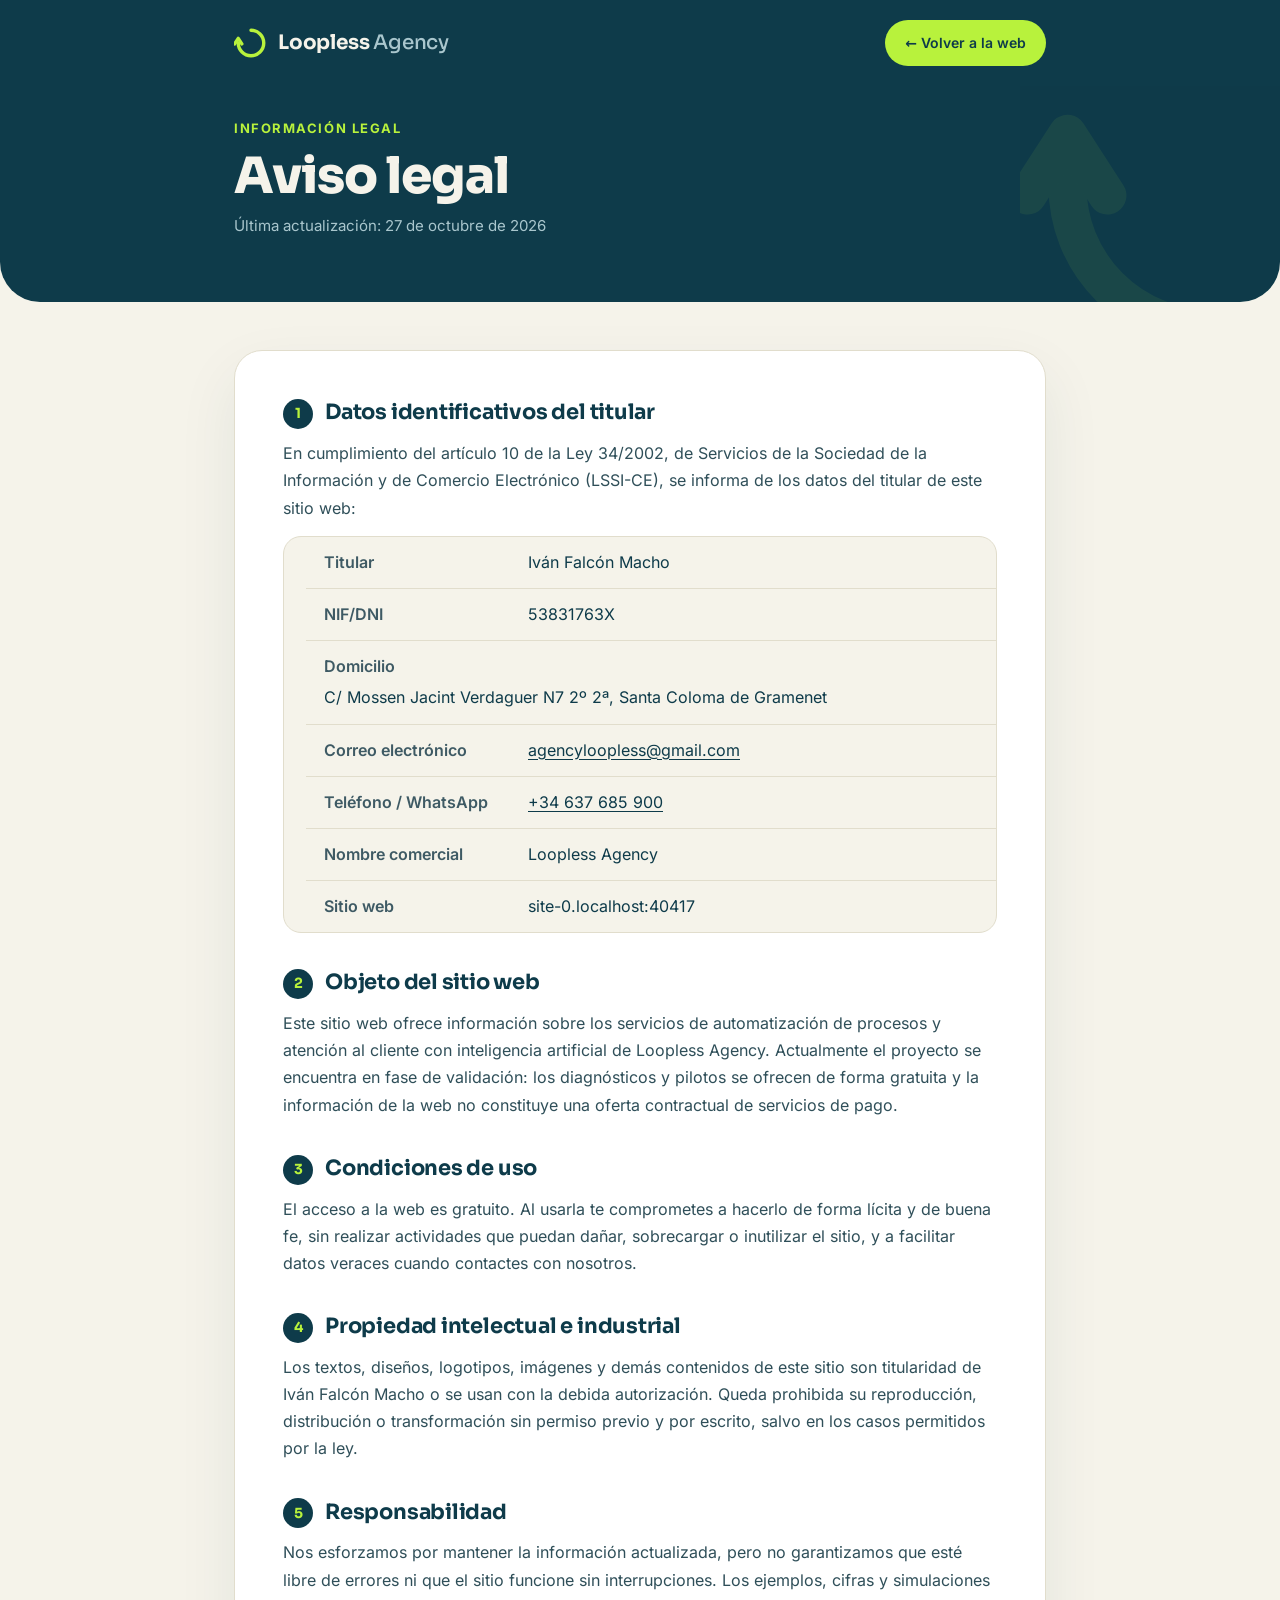
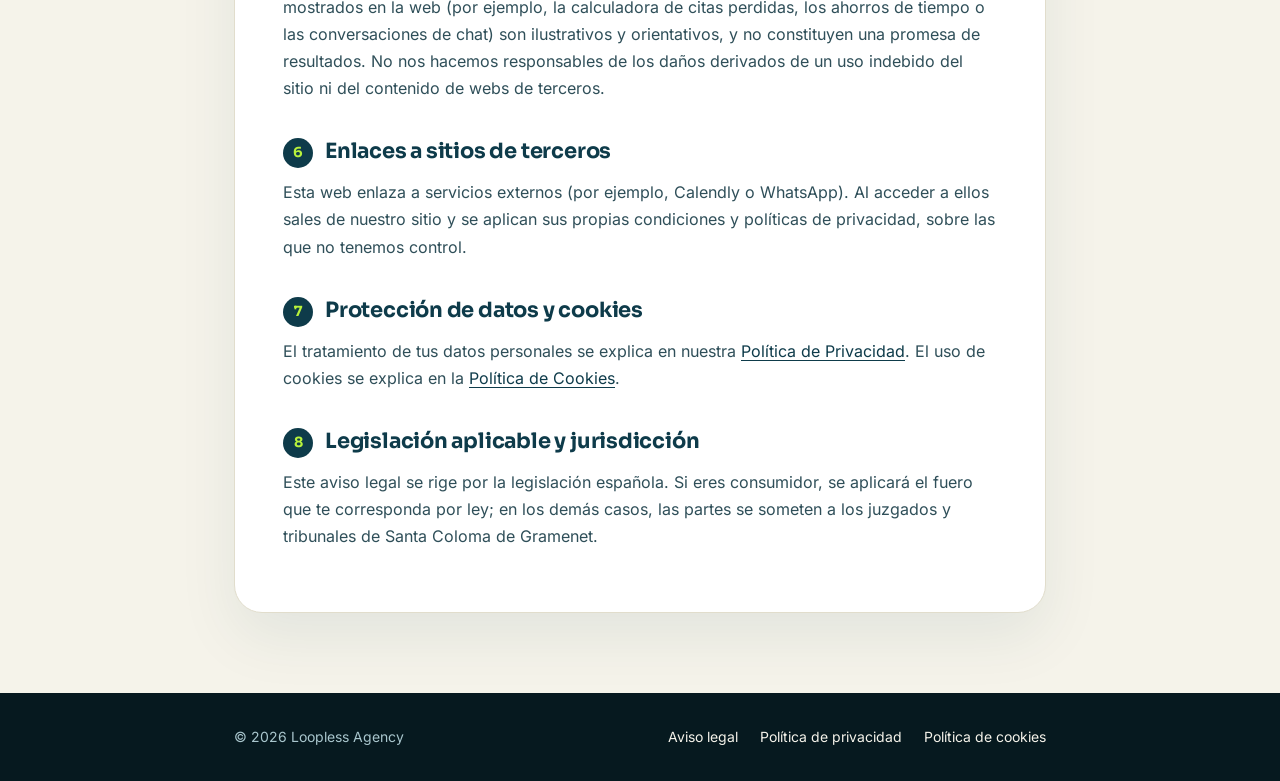
<file: aviso-legal.html>
<!doctype html>
<html lang="es">
<head>
<meta charset="utf-8">
<meta name="viewport" content="width=device-width, initial-scale=1">
<title>Aviso legal · Loopless Agency</title>
<meta name="description" content="Aviso legal de Loopless Agency: datos del titular, condiciones de uso, propiedad intelectual y responsabilidad.">
<meta name="theme-color" content="#0E3B4A">
<link rel="icon" type="image/svg+xml" href="assets/favicon.svg">
<link rel="preload" href="assets/fonts/sora-latin-wght-normal.woff2" as="font" type="font/woff2" crossorigin>
<link rel="preload" href="assets/fonts/inter-latin-wght-normal.woff2" as="font" type="font/woff2" crossorigin>
<link rel="stylesheet" href="assets/fonts.css">
<link rel="stylesheet" href="assets/legal.css">
</head>
<body>

<header class="lg-head">
  <div class="in">
    <a class="lg-logo" href="./" aria-label="Loopless Agency, volver al inicio"><img src="assets/isotipo.svg" alt=""><span style="color:#F5F3EA;font-weight:700">Loopless <span>Agency</span></span></a>
    <a class="lg-back" href="./">← Volver a la web</a>
  </div>
</header>

<div class="lg-hero">
  <img class="mark" src="assets/isotipo.svg" alt="" aria-hidden="true">
  <div class="in">
    <span class="eyebrow">Información legal</span>
    <h1>Aviso legal</h1>
    <p>Última actualización: 27 de octubre de 2026</p>
  </div>
</div>

<main class="lg-main">
  <article class="lg-card">

    <h2><span class="n">1</span>Datos identificativos del titular</h2>
    <p>En cumplimiento del artículo 10 de la Ley 34/2002, de Servicios de la Sociedad de la Información y de Comercio Electrónico (LSSI-CE), se informa de los datos del titular de este sitio web:</p>
    <ul class="lg-data">
      <li><b>Titular</b><span>Iván Falcón Macho</span></li>
      <li><b>NIF/DNI</b><span>53831763X</span></li>
      <li><b>Domicilio</b><span>C/ Mossen Jacint Verdaguer N7 2º 2ª, Santa Coloma de Gramenet</span></li>
      <li><b>Correo electrónico</b><span><a href="mailto:agencyloopless@gmail.com">agencyloopless@gmail.com</a></span></li>
      <li><b>Teléfono / WhatsApp</b><span><a href="tel:+34637685900">+34 637 685 900</a></span></li>
      <li><b>Nombre comercial</b><span>Loopless Agency</span></li>
      <li><b>Sitio web</b><span data-site>Este sitio web</span></li>
    </ul>

    <h2><span class="n">2</span>Objeto del sitio web</h2>
    <p>Este sitio web ofrece información sobre los servicios de automatización de procesos y atención al cliente con inteligencia artificial de Loopless Agency. Actualmente el proyecto se encuentra en fase de validación: los diagnósticos y pilotos se ofrecen de forma gratuita y la información de la web no constituye una oferta contractual de servicios de pago.</p>

    <h2><span class="n">3</span>Condiciones de uso</h2>
    <p>El acceso a la web es gratuito. Al usarla te comprometes a hacerlo de forma lícita y de buena fe, sin realizar actividades que puedan dañar, sobrecargar o inutilizar el sitio, y a facilitar datos veraces cuando contactes con nosotros.</p>

    <h2><span class="n">4</span>Propiedad intelectual e industrial</h2>
    <p>Los textos, diseños, logotipos, imágenes y demás contenidos de este sitio son titularidad de Iván Falcón Macho o se usan con la debida autorización. Queda prohibida su reproducción, distribución o transformación sin permiso previo y por escrito, salvo en los casos permitidos por la ley.</p>

    <h2><span class="n">5</span>Responsabilidad</h2>
    <p>Nos esforzamos por mantener la información actualizada, pero no garantizamos que esté libre de errores ni que el sitio funcione sin interrupciones. Los ejemplos, cifras y simulaciones mostrados en la web (por ejemplo, la calculadora de citas perdidas, los ahorros de tiempo o las conversaciones de chat) son ilustrativos y orientativos, y no constituyen una promesa de resultados. No nos hacemos responsables de los daños derivados de un uso indebido del sitio ni del contenido de webs de terceros.</p>

    <h2><span class="n">6</span>Enlaces a sitios de terceros</h2>
    <p>Esta web enlaza a servicios externos (por ejemplo, Calendly o WhatsApp). Al acceder a ellos sales de nuestro sitio y se aplican sus propias condiciones y políticas de privacidad, sobre las que no tenemos control.</p>

    <h2><span class="n">7</span>Protección de datos y cookies</h2>
    <p>El tratamiento de tus datos personales se explica en nuestra <a href="politica-privacidad.html">Política de Privacidad</a>. El uso de cookies se explica en la <a href="politica-cookies.html">Política de Cookies</a>.</p>

    <h2><span class="n">8</span>Legislación aplicable y jurisdicción</h2>
    <p>Este aviso legal se rige por la legislación española. Si eres consumidor, se aplicará el fuero que te corresponda por ley; en los demás casos, las partes se someten a los juzgados y tribunales de Santa Coloma de Gramenet.</p>

  </article>
</main>

<footer class="lg-foot">
  <div class="in">
    <span>© 2026 Loopless Agency</span>
    <nav aria-label="Legal">
      <a href="aviso-legal.html">Aviso legal</a>
      <a href="politica-privacidad.html">Política de privacidad</a>
      <a href="politica-cookies.html">Política de cookies</a>
    </nav>
  </div>
</footer>

<script>
(function () {
  var h = location.host;
  if (!h) return;
  document.querySelectorAll('[data-site]').forEach(function (el) { el.textContent = h; });
})();
</script>
</body>
</html>
</file>
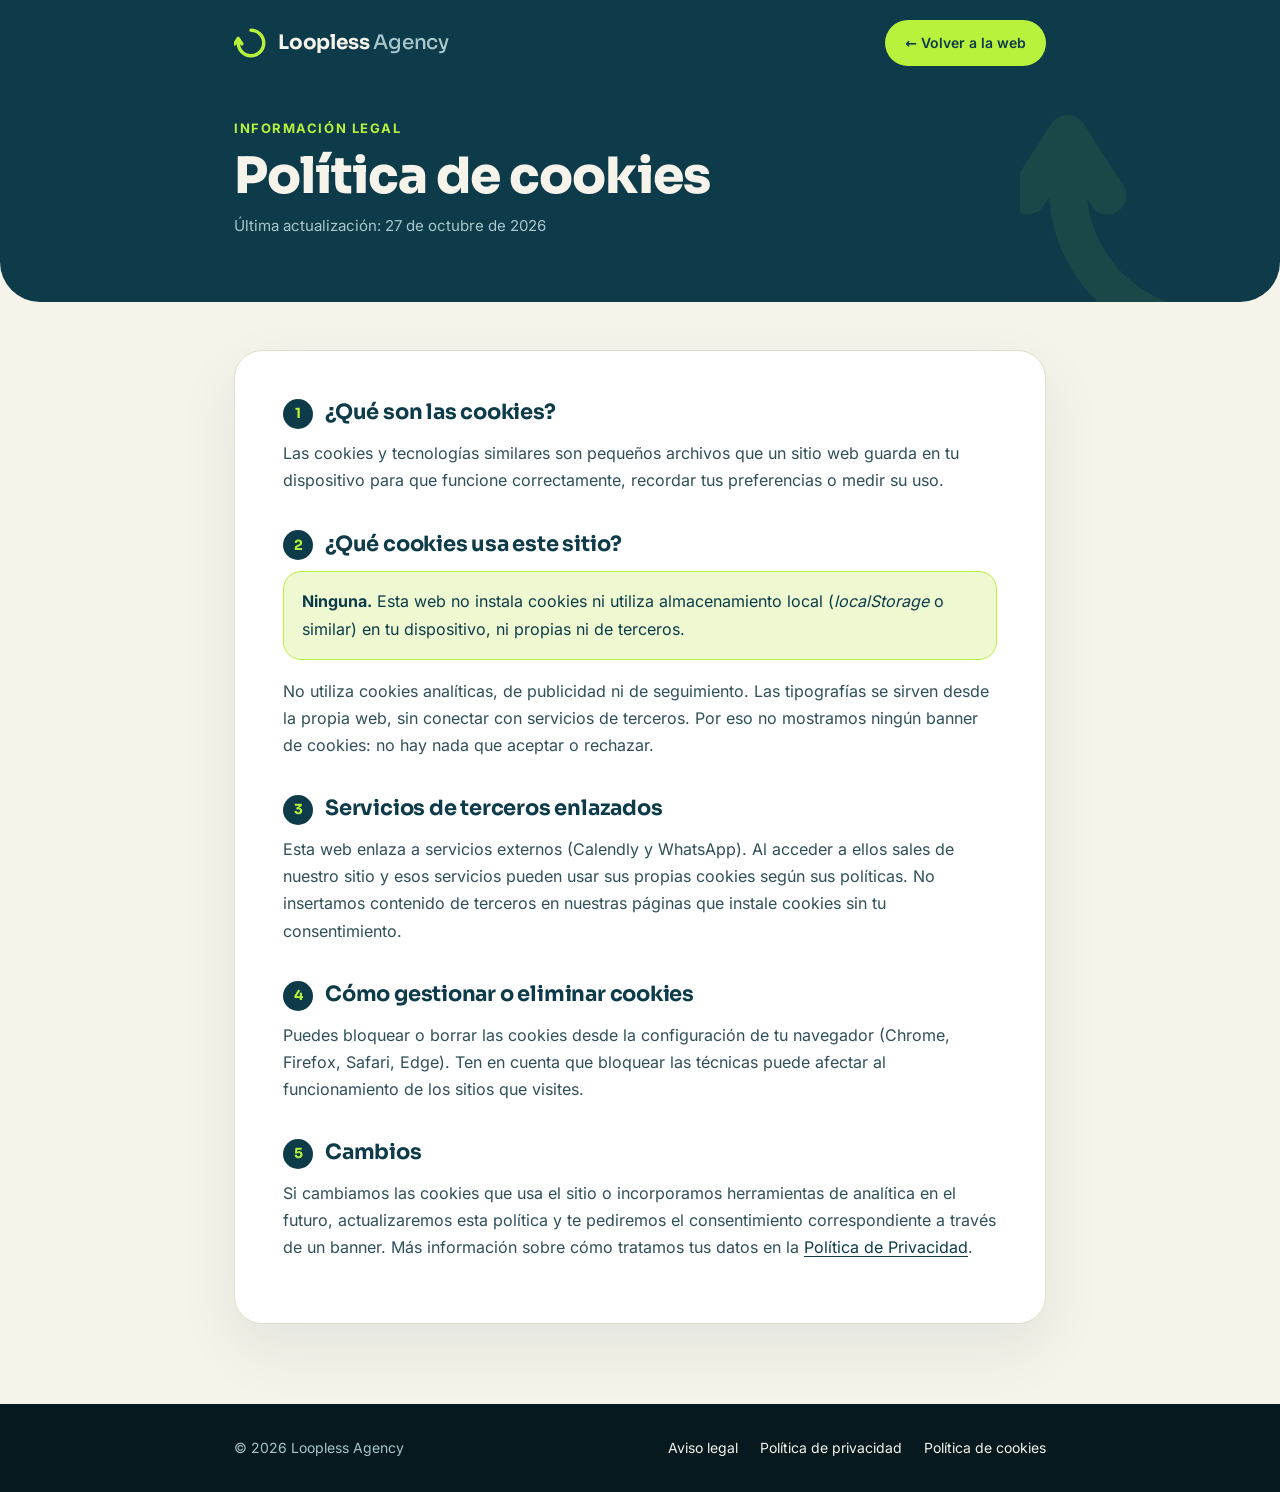
<file: politica-cookies.html>
<!doctype html>
<html lang="es">
<head>
<meta charset="utf-8">
<meta name="viewport" content="width=device-width, initial-scale=1">
<title>Política de cookies · Loopless Agency</title>
<meta name="description" content="Política de cookies de Loopless Agency: esta web no instala cookies ni usa almacenamiento local.">
<meta name="theme-color" content="#0E3B4A">
<link rel="icon" type="image/svg+xml" href="assets/favicon.svg">
<link rel="preload" href="assets/fonts/sora-latin-wght-normal.woff2" as="font" type="font/woff2" crossorigin>
<link rel="preload" href="assets/fonts/inter-latin-wght-normal.woff2" as="font" type="font/woff2" crossorigin>
<link rel="stylesheet" href="assets/fonts.css">
<link rel="stylesheet" href="assets/legal.css">
</head>
<body>

<header class="lg-head">
  <div class="in">
    <a class="lg-logo" href="./" aria-label="Loopless Agency, volver al inicio"><img src="assets/isotipo.svg" alt=""><span style="color:#F5F3EA;font-weight:700">Loopless <span>Agency</span></span></a>
    <a class="lg-back" href="./">← Volver a la web</a>
  </div>
</header>

<div class="lg-hero">
  <img class="mark" src="assets/isotipo.svg" alt="" aria-hidden="true">
  <div class="in">
    <span class="eyebrow">Información legal</span>
    <h1>Política de cookies</h1>
    <p>Última actualización: 27 de octubre de 2026</p>
  </div>
</div>

<main class="lg-main">
  <article class="lg-card">

    <h2><span class="n">1</span>¿Qué son las cookies?</h2>
    <p>Las cookies y tecnologías similares son pequeños archivos que un sitio web guarda en tu dispositivo para que funcione correctamente, recordar tus preferencias o medir su uso.</p>

    <h2><span class="n">2</span>¿Qué cookies usa este sitio?</h2>
    <div class="lg-note"><strong>Ninguna.</strong> Esta web no instala cookies ni utiliza almacenamiento local (<em>localStorage</em> o similar) en tu dispositivo, ni propias ni de terceros.</div>
    <p>No utiliza cookies analíticas, de publicidad ni de seguimiento. Las tipografías se sirven desde la propia web, sin conectar con servicios de terceros. Por eso no mostramos ningún banner de cookies: no hay nada que aceptar o rechazar.</p>

    <h2><span class="n">3</span>Servicios de terceros enlazados</h2>
    <p>Esta web enlaza a servicios externos (Calendly y WhatsApp). Al acceder a ellos sales de nuestro sitio y esos servicios pueden usar sus propias cookies según sus políticas. No insertamos contenido de terceros en nuestras páginas que instale cookies sin tu consentimiento.</p>

    <h2><span class="n">4</span>Cómo gestionar o eliminar cookies</h2>
    <p>Puedes bloquear o borrar las cookies desde la configuración de tu navegador (Chrome, Firefox, Safari, Edge). Ten en cuenta que bloquear las técnicas puede afectar al funcionamiento de los sitios que visites.</p>

    <h2><span class="n">5</span>Cambios</h2>
    <p>Si cambiamos las cookies que usa el sitio o incorporamos herramientas de analítica en el futuro, actualizaremos esta política y te pediremos el consentimiento correspondiente a través de un banner. Más información sobre cómo tratamos tus datos en la <a href="politica-privacidad.html">Política de Privacidad</a>.</p>

  </article>
</main>

<footer class="lg-foot">
  <div class="in">
    <span>© 2026 Loopless Agency</span>
    <nav aria-label="Legal">
      <a href="aviso-legal.html">Aviso legal</a>
      <a href="politica-privacidad.html">Política de privacidad</a>
      <a href="politica-cookies.html">Política de cookies</a>
    </nav>
  </div>
</footer>
</body>
</html>
</file>
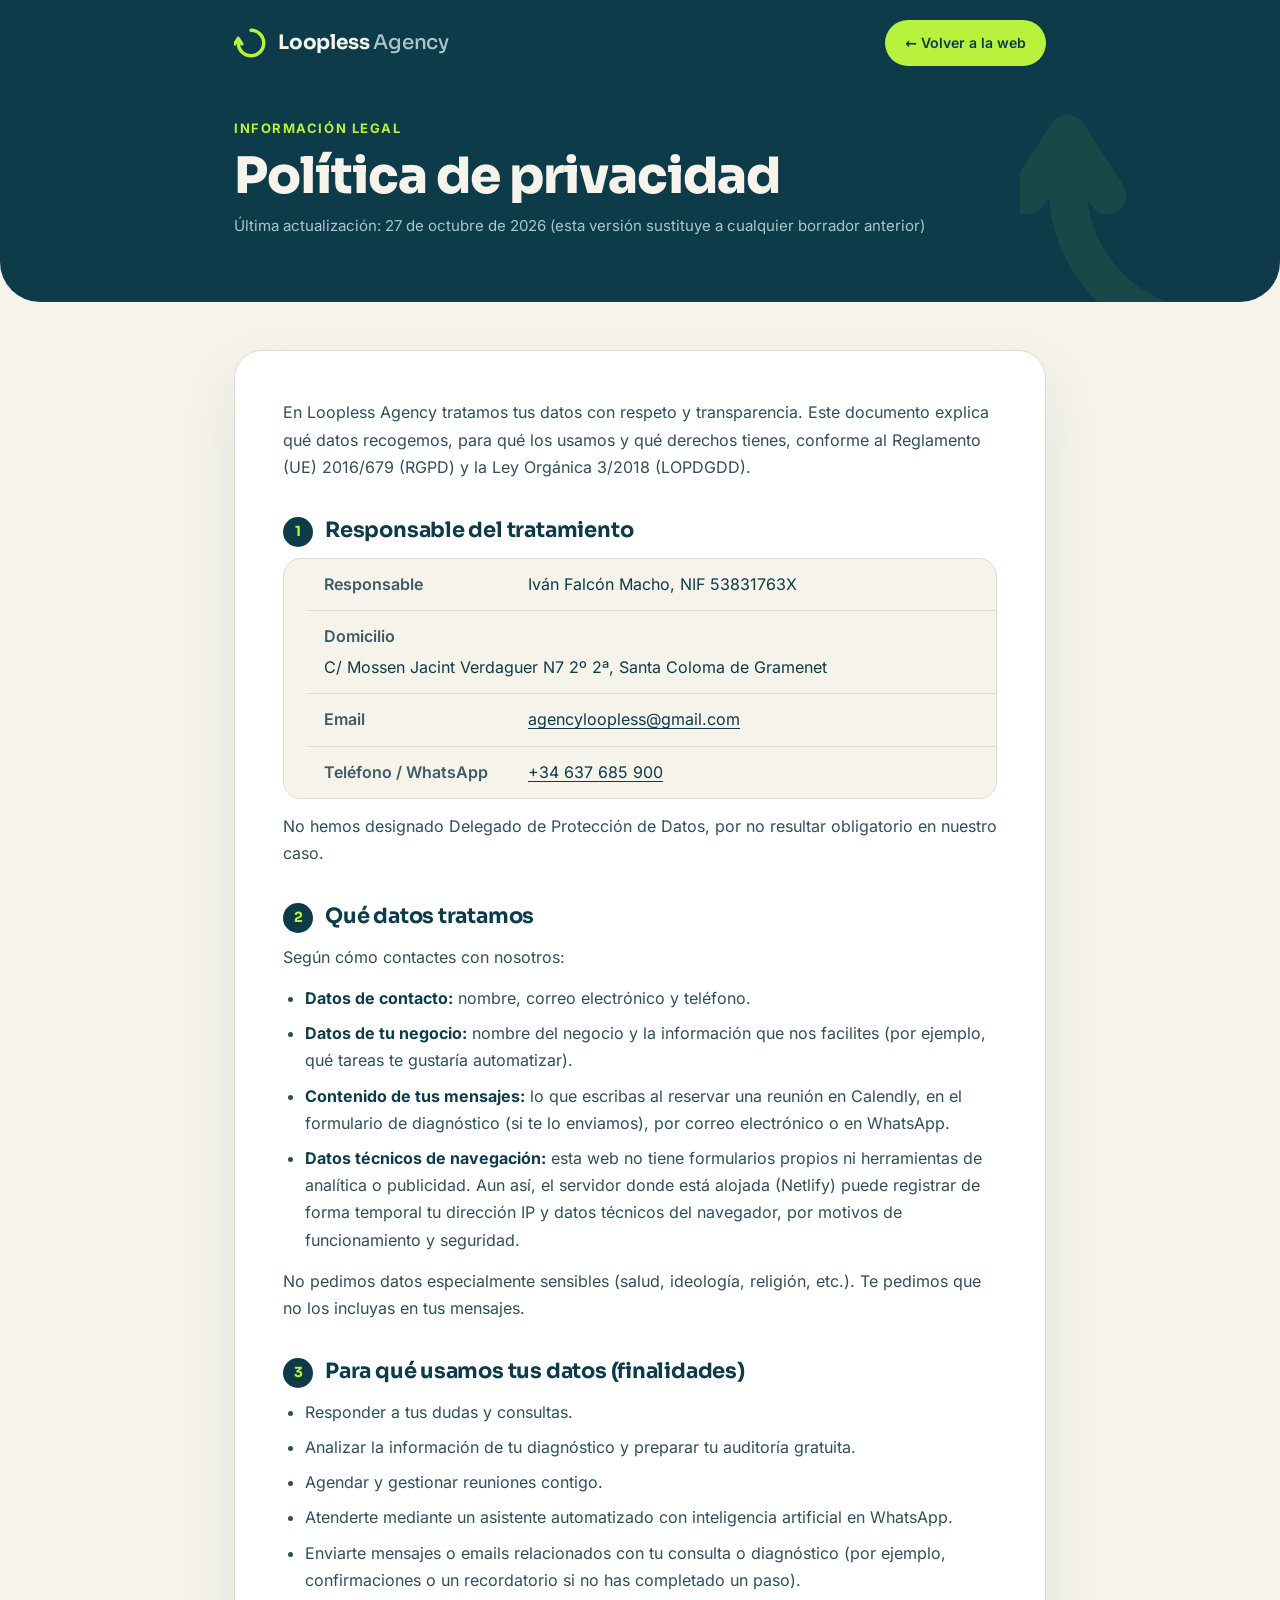
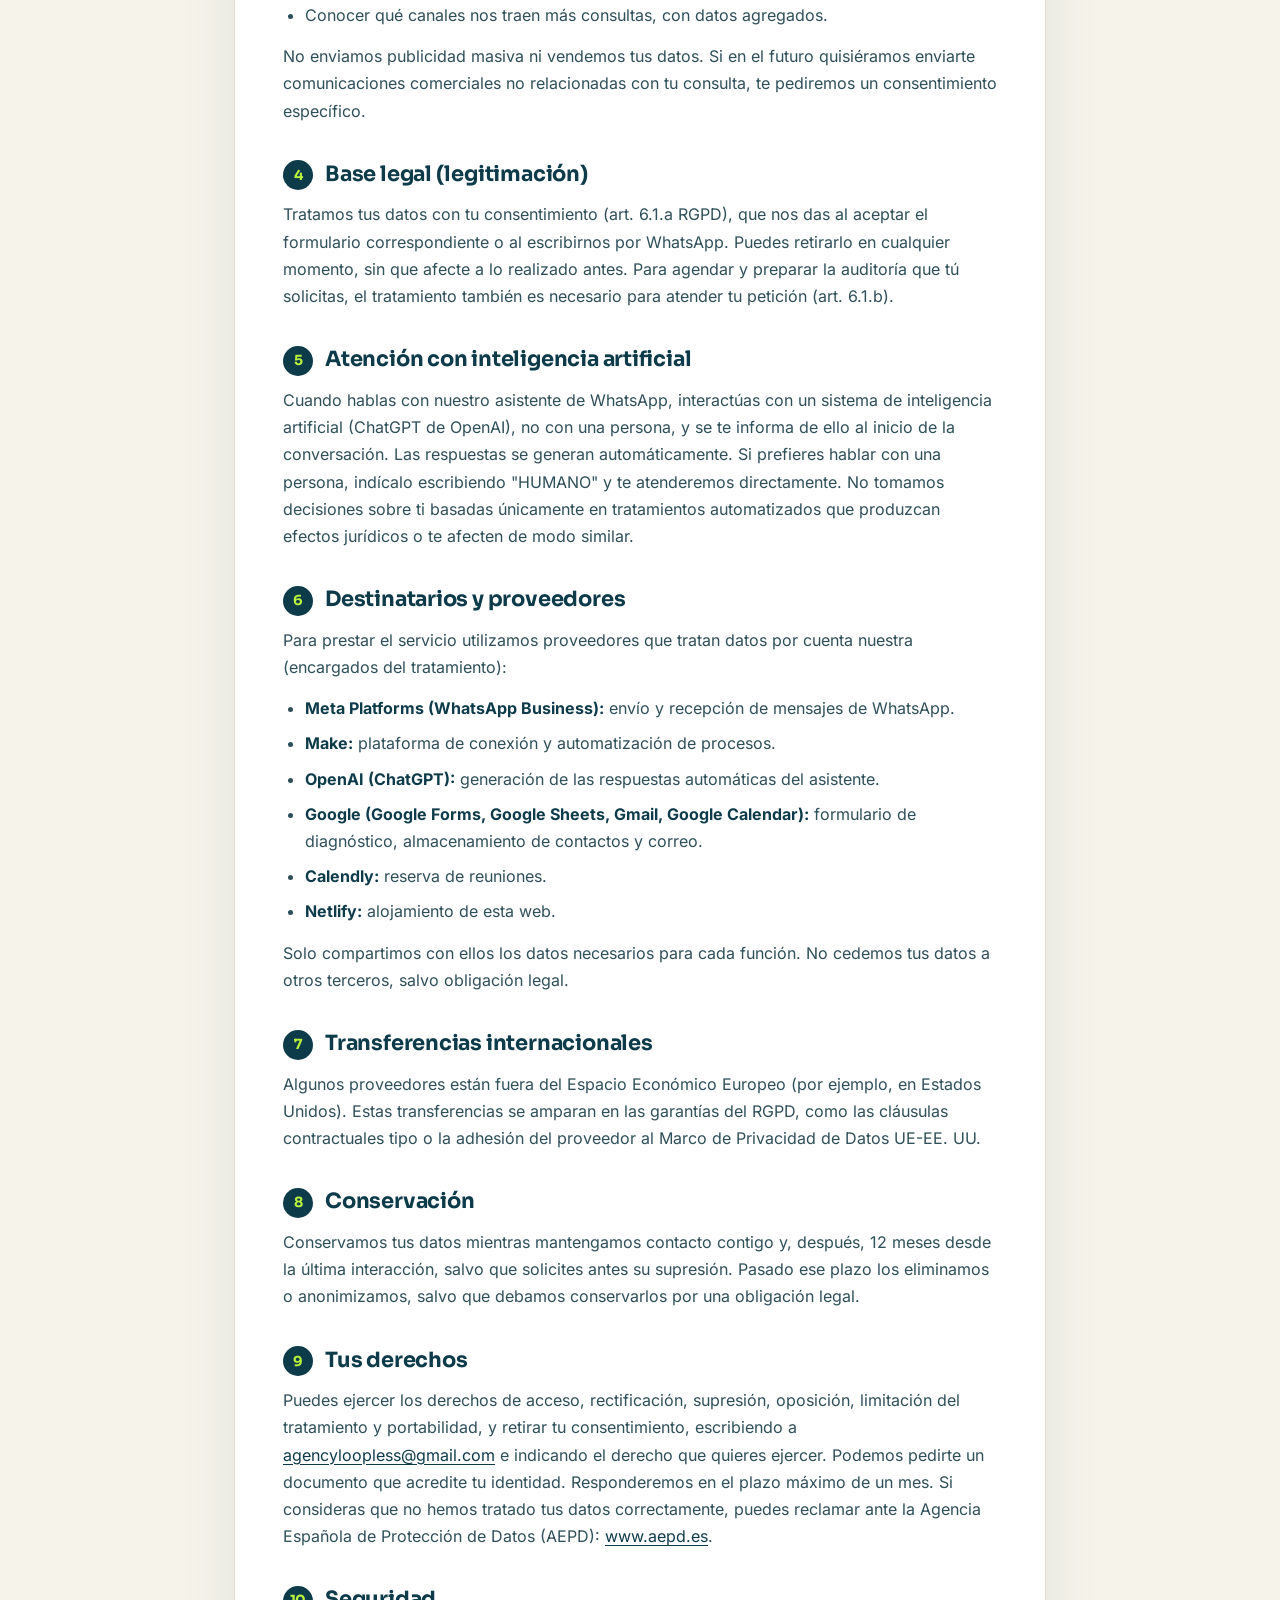
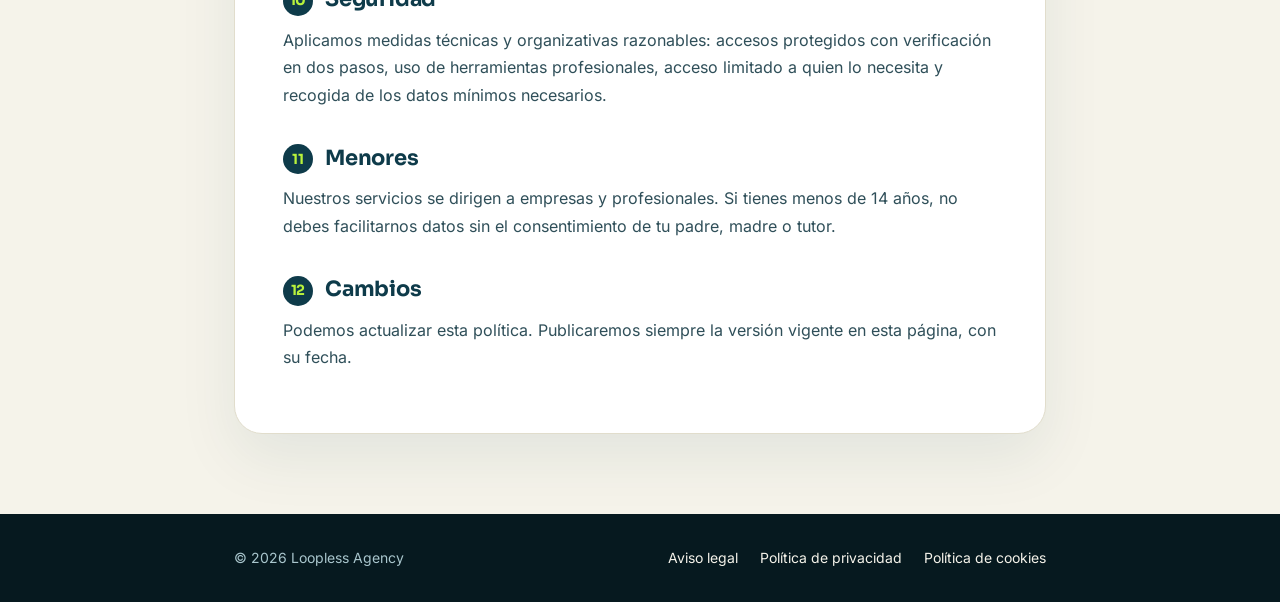
<file: politica-privacidad.html>
<!doctype html>
<html lang="es">
<head>
<meta charset="utf-8">
<meta name="viewport" content="width=device-width, initial-scale=1">
<title>Política de privacidad · Loopless Agency</title>
<meta name="description" content="Política de privacidad de Loopless Agency: qué datos tratamos, para qué, con qué base legal y qué derechos tienes.">
<meta name="theme-color" content="#0E3B4A">
<link rel="icon" type="image/svg+xml" href="assets/favicon.svg">
<link rel="preload" href="assets/fonts/sora-latin-wght-normal.woff2" as="font" type="font/woff2" crossorigin>
<link rel="preload" href="assets/fonts/inter-latin-wght-normal.woff2" as="font" type="font/woff2" crossorigin>
<link rel="stylesheet" href="assets/fonts.css">
<link rel="stylesheet" href="assets/legal.css">
</head>
<body>

<header class="lg-head">
  <div class="in">
    <a class="lg-logo" href="./" aria-label="Loopless Agency, volver al inicio"><img src="assets/isotipo.svg" alt=""><span style="color:#F5F3EA;font-weight:700">Loopless <span>Agency</span></span></a>
    <a class="lg-back" href="./">← Volver a la web</a>
  </div>
</header>

<div class="lg-hero">
  <img class="mark" src="assets/isotipo.svg" alt="" aria-hidden="true">
  <div class="in">
    <span class="eyebrow">Información legal</span>
    <h1>Política de privacidad</h1>
    <p>Última actualización: 27 de octubre de 2026 (esta versión sustituye a cualquier borrador anterior)</p>
  </div>
</div>

<main class="lg-main">
  <article class="lg-card">

    <p>En Loopless Agency tratamos tus datos con respeto y transparencia. Este documento explica qué datos recogemos, para qué los usamos y qué derechos tienes, conforme al Reglamento (UE) 2016/679 (RGPD) y la Ley Orgánica 3/2018 (LOPDGDD).</p>

    <h2><span class="n">1</span>Responsable del tratamiento</h2>
    <ul class="lg-data">
      <li><b>Responsable</b><span>Iván Falcón Macho, NIF 53831763X</span></li>
      <li><b>Domicilio</b><span>C/ Mossen Jacint Verdaguer N7 2º 2ª, Santa Coloma de Gramenet</span></li>
      <li><b>Email</b><span><a href="mailto:agencyloopless@gmail.com">agencyloopless@gmail.com</a></span></li>
      <li><b>Teléfono / WhatsApp</b><span><a href="tel:+34637685900">+34 637 685 900</a></span></li>
    </ul>
    <p>No hemos designado Delegado de Protección de Datos, por no resultar obligatorio en nuestro caso.</p>

    <h2><span class="n">2</span>Qué datos tratamos</h2>
    <p>Según cómo contactes con nosotros:</p>
    <ul>
      <li><strong>Datos de contacto:</strong> nombre, correo electrónico y teléfono.</li>
      <li><strong>Datos de tu negocio:</strong> nombre del negocio y la información que nos facilites (por ejemplo, qué tareas te gustaría automatizar).</li>
      <li><strong>Contenido de tus mensajes:</strong> lo que escribas al reservar una reunión en Calendly, en el formulario de diagnóstico (si te lo enviamos), por correo electrónico o en WhatsApp.</li>
      <li><strong>Datos técnicos de navegación:</strong> esta web no tiene formularios propios ni herramientas de analítica o publicidad. Aun así, el servidor donde está alojada (Netlify) puede registrar de forma temporal tu dirección IP y datos técnicos del navegador, por motivos de funcionamiento y seguridad.</li>
    </ul>
    <p>No pedimos datos especialmente sensibles (salud, ideología, religión, etc.). Te pedimos que no los incluyas en tus mensajes.</p>

    <h2><span class="n">3</span>Para qué usamos tus datos (finalidades)</h2>
    <ul>
      <li>Responder a tus dudas y consultas.</li>
      <li>Analizar la información de tu diagnóstico y preparar tu auditoría gratuita.</li>
      <li>Agendar y gestionar reuniones contigo.</li>
      <li>Atenderte mediante un asistente automatizado con inteligencia artificial en WhatsApp.</li>
      <li>Enviarte mensajes o emails relacionados con tu consulta o diagnóstico (por ejemplo, confirmaciones o un recordatorio si no has completado un paso).</li>
      <li>Conocer qué canales nos traen más consultas, con datos agregados.</li>
    </ul>
    <p>No enviamos publicidad masiva ni vendemos tus datos. Si en el futuro quisiéramos enviarte comunicaciones comerciales no relacionadas con tu consulta, te pediremos un consentimiento específico.</p>

    <h2><span class="n">4</span>Base legal (legitimación)</h2>
    <p>Tratamos tus datos con tu consentimiento (art. 6.1.a RGPD), que nos das al aceptar el formulario correspondiente o al escribirnos por WhatsApp. Puedes retirarlo en cualquier momento, sin que afecte a lo realizado antes. Para agendar y preparar la auditoría que tú solicitas, el tratamiento también es necesario para atender tu petición (art. 6.1.b).</p>

    <h2><span class="n">5</span>Atención con inteligencia artificial</h2>
    <p>Cuando hablas con nuestro asistente de WhatsApp, interactúas con un sistema de inteligencia artificial (ChatGPT de OpenAI), no con una persona, y se te informa de ello al inicio de la conversación. Las respuestas se generan automáticamente. Si prefieres hablar con una persona, indícalo escribiendo "HUMANO" y te atenderemos directamente. No tomamos decisiones sobre ti basadas únicamente en tratamientos automatizados que produzcan efectos jurídicos o te afecten de modo similar.</p>

    <h2><span class="n">6</span>Destinatarios y proveedores</h2>
    <p>Para prestar el servicio utilizamos proveedores que tratan datos por cuenta nuestra (encargados del tratamiento):</p>
    <ul>
      <li><strong>Meta Platforms (WhatsApp Business):</strong> envío y recepción de mensajes de WhatsApp.</li>
      <li><strong>Make:</strong> plataforma de conexión y automatización de procesos.</li>
      <li><strong>OpenAI (ChatGPT):</strong> generación de las respuestas automáticas del asistente.</li>
      <li><strong>Google (Google Forms, Google Sheets, Gmail, Google Calendar):</strong> formulario de diagnóstico, almacenamiento de contactos y correo.</li>
      <li><strong>Calendly:</strong> reserva de reuniones.</li>
      <li><strong>Netlify:</strong> alojamiento de esta web.</li>
    </ul>
    <p>Solo compartimos con ellos los datos necesarios para cada función. No cedemos tus datos a otros terceros, salvo obligación legal.</p>

    <h2><span class="n">7</span>Transferencias internacionales</h2>
    <p>Algunos proveedores están fuera del Espacio Económico Europeo (por ejemplo, en Estados Unidos). Estas transferencias se amparan en las garantías del RGPD, como las cláusulas contractuales tipo o la adhesión del proveedor al Marco de Privacidad de Datos UE-EE. UU.</p>

    <h2><span class="n">8</span>Conservación</h2>
    <p>Conservamos tus datos mientras mantengamos contacto contigo y, después, 12 meses desde la última interacción, salvo que solicites antes su supresión. Pasado ese plazo los eliminamos o anonimizamos, salvo que debamos conservarlos por una obligación legal.</p>

    <h2><span class="n">9</span>Tus derechos</h2>
    <p>Puedes ejercer los derechos de acceso, rectificación, supresión, oposición, limitación del tratamiento y portabilidad, y retirar tu consentimiento, escribiendo a <a href="mailto:agencyloopless@gmail.com">agencyloopless@gmail.com</a> e indicando el derecho que quieres ejercer. Podemos pedirte un documento que acredite tu identidad. Responderemos en el plazo máximo de un mes. Si consideras que no hemos tratado tus datos correctamente, puedes reclamar ante la Agencia Española de Protección de Datos (AEPD): <a href="https://www.aepd.es" rel="noopener">www.aepd.es</a>.</p>

    <h2><span class="n">10</span>Seguridad</h2>
    <p>Aplicamos medidas técnicas y organizativas razonables: accesos protegidos con verificación en dos pasos, uso de herramientas profesionales, acceso limitado a quien lo necesita y recogida de los datos mínimos necesarios.</p>

    <h2><span class="n">11</span>Menores</h2>
    <p>Nuestros servicios se dirigen a empresas y profesionales. Si tienes menos de 14 años, no debes facilitarnos datos sin el consentimiento de tu padre, madre o tutor.</p>

    <h2><span class="n">12</span>Cambios</h2>
    <p>Podemos actualizar esta política. Publicaremos siempre la versión vigente en esta página, con su fecha.</p>

  </article>
</main>

<footer class="lg-foot">
  <div class="in">
    <span>© 2026 Loopless Agency</span>
    <nav aria-label="Legal">
      <a href="aviso-legal.html">Aviso legal</a>
      <a href="politica-privacidad.html">Política de privacidad</a>
      <a href="politica-cookies.html">Política de cookies</a>
    </nav>
  </div>
</footer>
</body>
</html>
</file>
<file: assets/fonts.css>
/* Tipografías alojadas en esta misma web (no se carga nada de Google). */
@font-face{
  font-family:'Sora';
  font-style:normal;
  font-weight:100 800;
  font-display:swap;
  src:url(fonts/sora-latin-wght-normal.woff2) format('woff2');
  unicode-range:U+0000-00FF,U+0131,U+0152-0153,U+02BB-02BC,U+02C6,U+02DA,U+02DC,U+0304,U+0308,U+0329,U+2000-206F,U+20AC,U+2122,U+2191,U+2193,U+2212,U+2215,U+FEFF,U+FFFD;
}
@font-face{
  font-family:'Inter';
  font-style:normal;
  font-weight:100 900;
  font-display:swap;
  src:url(fonts/inter-latin-wght-normal.woff2) format('woff2');
  unicode-range:U+0000-00FF,U+0131,U+0152-0153,U+02BB-02BC,U+02C6,U+02DA,U+02DC,U+0304,U+0308,U+0329,U+2000-206F,U+20AC,U+2122,U+2191,U+2193,U+2212,U+2215,U+FEFF,U+FFFD;
}
</file>
<file: assets/legal.css>
*{box-sizing:border-box}
html{scroll-behavior:smooth}
body{margin:0;background:#F5F3EA;color:#0E3B4A;font-family:'Inter',system-ui,sans-serif;-webkit-font-smoothing:antialiased;line-height:1.7;font-size:16px}
a{color:#0E3B4A;text-underline-offset:3px}
a:focus-visible{outline:2px solid #B8F23C;box-shadow:0 0 0 5px #0E3B4A;outline-offset:2px;border-radius:4px}
::selection{background:#B8F23C;color:#0E3B4A}

.lg-head{background:#0E3B4A;color:#F5F3EA}
.lg-head .in{max-width:860px;margin:0 auto;padding:20px 24px;display:flex;align-items:center;justify-content:space-between;gap:16px;flex-wrap:wrap}
.lg-logo{display:flex;align-items:center;gap:10px;text-decoration:none;color:#F5F3EA;font-family:'Sora',sans-serif;font-weight:700;font-size:20px;letter-spacing:-0.01em}
.lg-logo img{width:34px;height:34px;transition:transform .8s cubic-bezier(.2,.7,.2,1)}
.lg-logo:hover img{transform:rotate(360deg)}
.lg-logo span{font-weight:500;color:#A9C6CD}
.lg-back{background:#B8F23C;color:#0E3B4A;text-decoration:none;font-weight:600;font-size:14px;padding:11px 20px;border-radius:999px;transition:transform .15s ease}
.lg-back:hover{transform:translateY(-2px)}

.lg-hero{background:#0E3B4A;color:#F5F3EA;padding:28px 0 64px;border-radius:0 0 40px 40px;position:relative;overflow:hidden}
.lg-hero .in{max-width:860px;margin:0 auto;padding:0 24px;position:relative}
.lg-hero h1{margin:8px 0 10px;font-family:'Sora',sans-serif;font-weight:800;font-size:clamp(32px,5vw,50px);line-height:1.08;letter-spacing:-0.02em}
.lg-hero p{margin:0;color:#A9C6CD;font-size:15px}
.lg-hero .eyebrow{font-size:13px;font-weight:700;letter-spacing:.12em;text-transform:uppercase;color:#B8F23C}
.lg-hero img.mark{position:absolute;right:-120px;top:-90px;width:380px;height:380px;opacity:.07;pointer-events:none}

.lg-main{max-width:860px;margin:0 auto;padding:48px 24px 80px}
.lg-card{background:#fff;border:1px solid #E1DDCC;border-radius:28px;padding:clamp(24px,5vw,48px);box-shadow:0 24px 60px rgba(14,59,74,.08)}
.lg-card h2{margin:36px 0 10px;font-family:'Sora',sans-serif;font-weight:700;font-size:21px;line-height:1.25;letter-spacing:-0.01em;display:flex;gap:12px;align-items:baseline}
.lg-card h2:first-child{margin-top:0}
.lg-card h2 .n{flex:none;width:30px;height:30px;border-radius:50%;background:#0E3B4A;color:#B8F23C;font-size:14px;display:inline-flex;align-items:center;justify-content:center;transform:translateY(-1px)}
.lg-card p{margin:0 0 14px;color:#2F4F59}
.lg-card ul{margin:0 0 14px;padding-left:22px;color:#2F4F59}
.lg-card li{margin:0 0 8px}
.lg-card strong{color:#0E3B4A}
.lg-data{margin:0 0 14px;padding:0;list-style:none;background:#F5F3EA;border:1px solid #E1DDCC;border-radius:18px;overflow:hidden}
.lg-data li{margin:0;padding:12px 18px;display:flex;flex-wrap:wrap;gap:4px 14px;border-top:1px solid #E1DDCC;color:#0E3B4A}
.lg-data li:first-child{border-top:0}
.lg-data li b{flex:0 0 190px;font-weight:600;color:#3E5A64}
.lg-note{background:#EEF9D2;border:1px solid #B8F23C;border-radius:18px;padding:16px 18px;color:#0E3B4A;margin:0 0 18px}
.lg-table{width:100%;border-collapse:collapse;margin:0 0 14px;font-size:15px}
.lg-table th,.lg-table td{text-align:left;padding:12px 14px;border-bottom:1px solid #E1DDCC;vertical-align:top;color:#2F4F59}
.lg-table th{font-weight:600;color:#3E5A64;background:#F5F3EA}
.lg-table-wrap{overflow-x:auto;border:1px solid #E1DDCC;border-radius:18px;margin:0 0 14px}
.lg-table-wrap .lg-table{margin:0}
.lg-table-wrap tr:last-child td{border-bottom:0}

.lg-foot{background:#06191F;color:#A9C6CD;padding:32px 0;font-size:14px}
.lg-foot .in{max-width:860px;margin:0 auto;padding:0 24px;display:flex;flex-wrap:wrap;gap:12px 28px;justify-content:space-between;align-items:center}
.lg-foot nav{display:flex;flex-wrap:wrap;gap:8px 22px}
.lg-foot a{color:#F5F3EA;text-decoration:none}
.lg-foot a:hover{text-decoration:underline;text-underline-offset:4px}
@media (max-width:600px){.lg-data li b{flex-basis:100%}}
@media print{.lg-head,.lg-foot,.lg-hero img.mark{display:none}.lg-hero{background:none;color:#000;padding:0}.lg-hero p,.lg-hero .eyebrow{color:#333}.lg-card{border:0;box-shadow:none;padding:0}body{background:#fff}}
</file>
